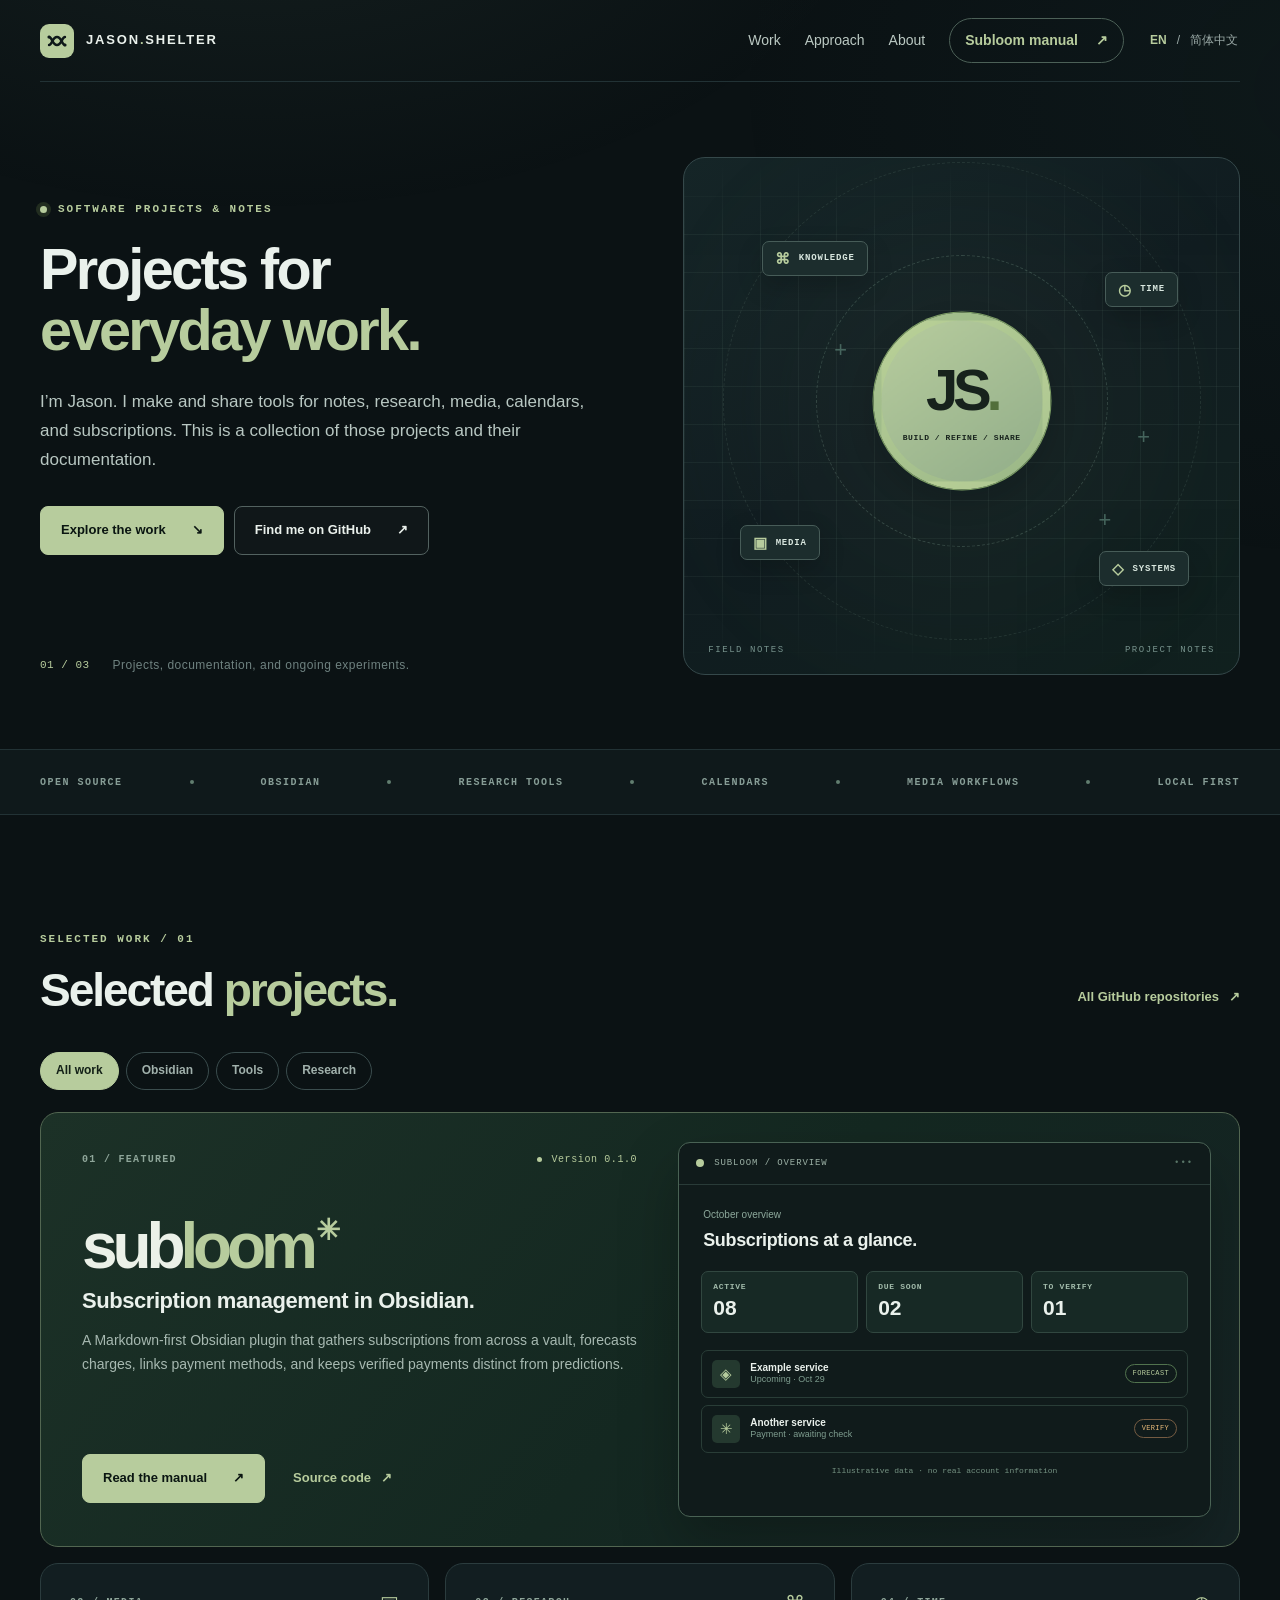
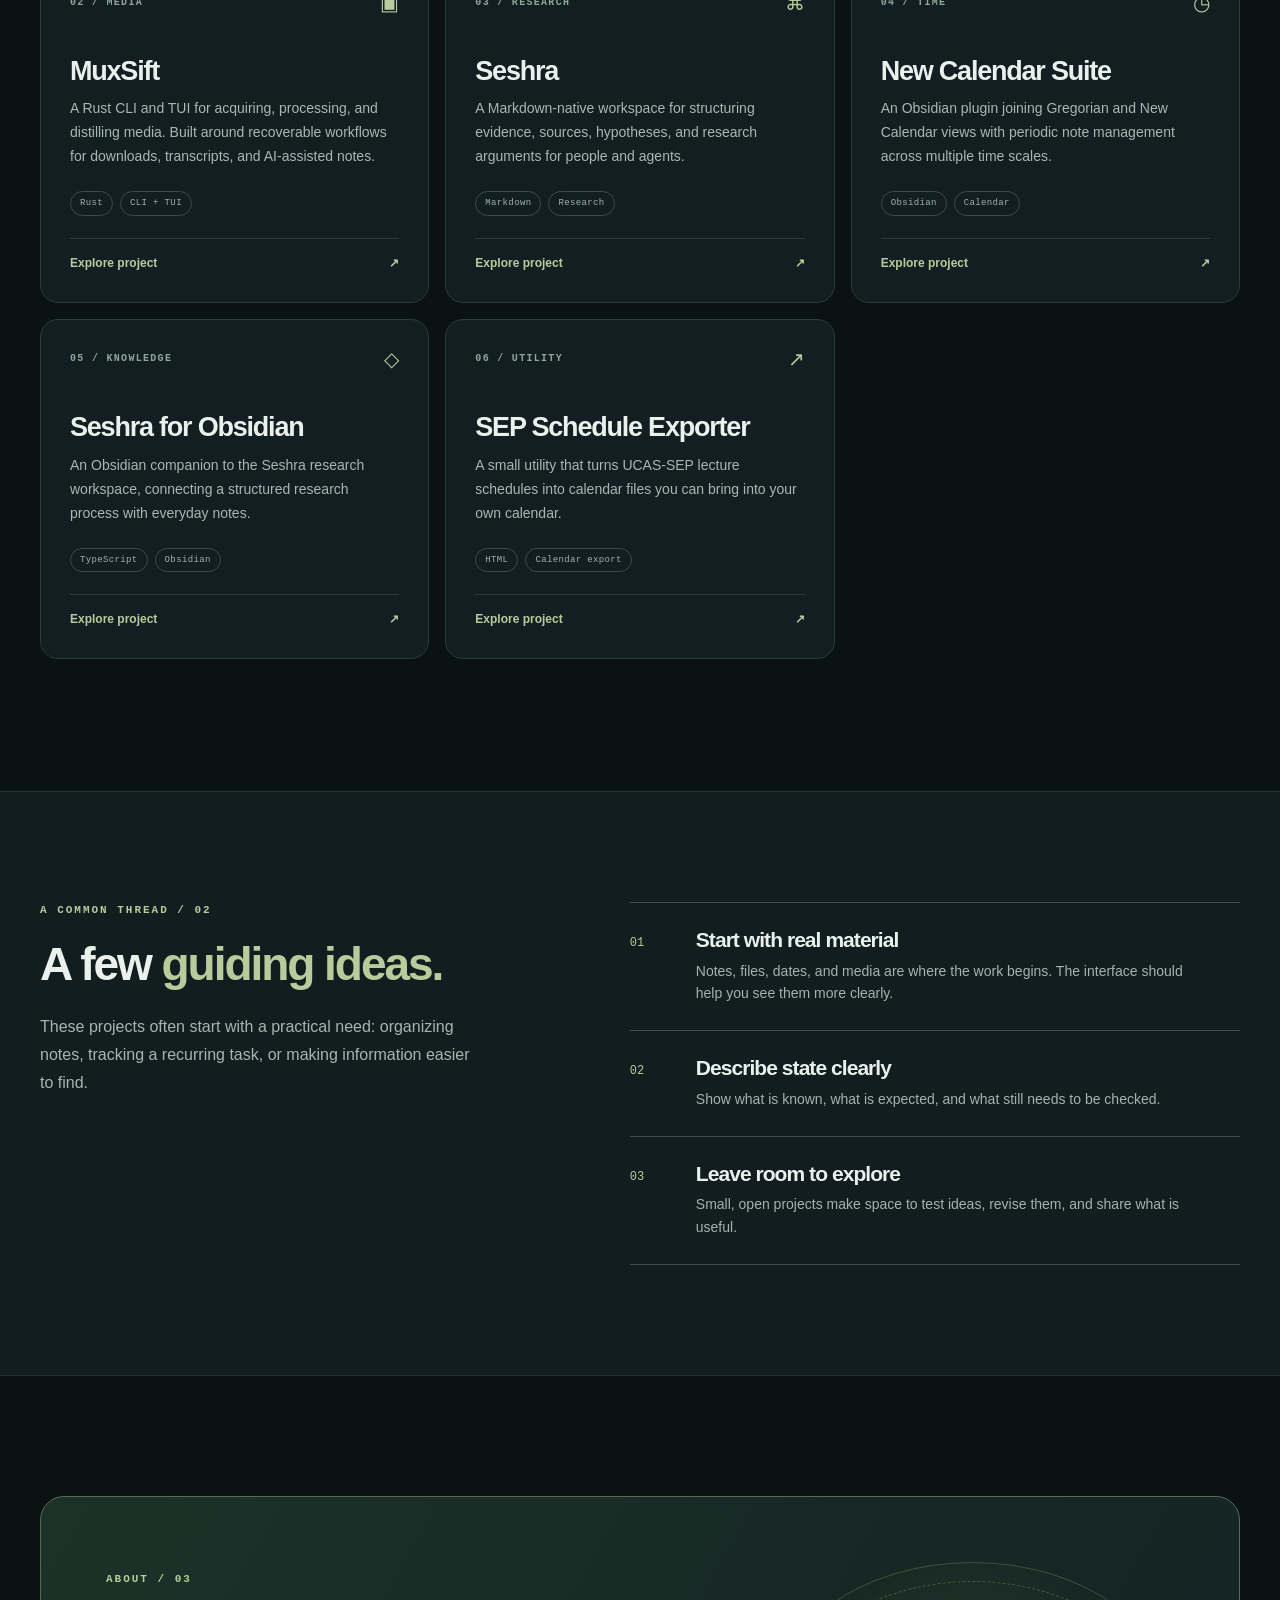
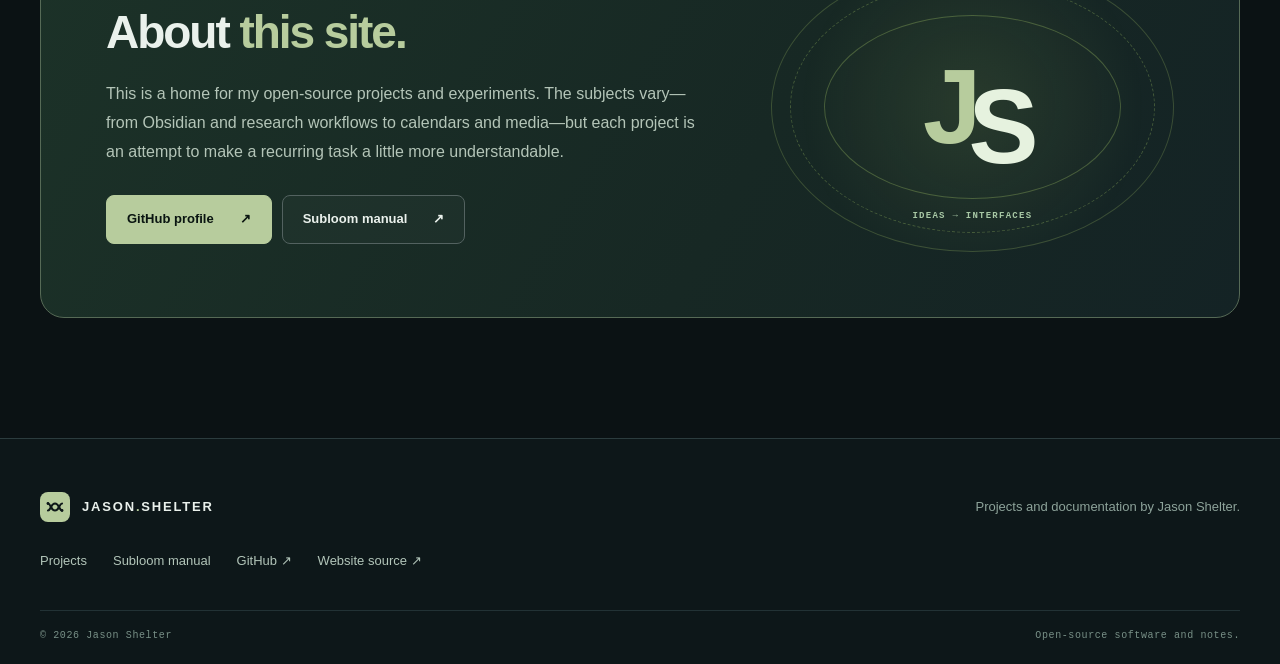
<file: index.html>
<!doctype html>
<html lang="en">
<head>
  <meta charset="utf-8">
  <meta name="viewport" content="width=device-width, initial-scale=1">
  <meta name="theme-color" content="#0b1214">
  <meta name="description" content="Jason Shelter builds thoughtful tools for knowledge, time, media, and everyday systems. Explore open-source projects including Subloom, Seshra, and MuxSift.">
  <meta property="og:type" content="website">
  <meta property="og:title" content="Jason Shelter — Projects and notes">
  <meta property="og:description" content="Open-source projects at the intersection of knowledge, time, media, and everyday systems.">
  <meta property="og:url" content="https://jasonshelter0.github.io/">
  <link rel="canonical" href="https://jasonshelter0.github.io/">
  <link rel="alternate" hreflang="en" href="https://jasonshelter0.github.io/">
  <link rel="alternate" hreflang="zh-CN" href="https://jasonshelter0.github.io/zh-cn/">
  <link rel="icon" href="/assets/mark.svg" type="image/svg+xml">
  <link rel="stylesheet" href="/assets/site.css">
  <script src="/assets/site.js" defer></script>
  <title>Jason Shelter — Projects and notes</title>
</head>
<body class="home-page">
  <a class="skip-link" href="#main">Skip to content</a>
  <div class="site-shell">
    <header class="site-header">
      <a class="brand" href="/" aria-label="Jason Shelter, homepage"><img src="/assets/mark.svg" width="34" height="34" alt=""><span>JASON<span class="brand-dot">.</span>SHELTER</span></a>
      <button class="nav-toggle" type="button" aria-controls="site-nav" aria-expanded="false" aria-label="Open navigation"><span></span><span></span></button>
      <nav class="nav" id="site-nav" aria-label="Main navigation">
        <a href="#work">Work</a><a href="#approach">Approach</a><a href="#about">About</a>
        <a class="nav-special" href="/subloom/">Subloom manual <span aria-hidden="true">↗</span></a>
        <span class="language-switch" aria-label="Language"><a href="/" lang="en" aria-current="page">EN</a><span aria-hidden="true">/</span><a href="/zh-cn/" lang="zh-CN">简体中文</a></span>
      </nav>
    </header>

    <main id="main">
      <section class="hero section-wrap" aria-labelledby="hero-title">
        <div class="hero-copy">
          <p class="eyebrow"><span class="signal-dot" aria-hidden="true"></span> Software projects &amp; notes</p>
          <h1 id="hero-title">Projects for<br><em>everyday work.</em></h1>
          <p class="hero-lede">I’m Jason. I make and share tools for notes, research, media, calendars, and subscriptions. This is a collection of those projects and their documentation.</p>
          <div class="hero-actions"><a class="button button-primary" href="#work">Explore the work <span aria-hidden="true">↘</span></a><a class="button button-secondary" href="https://github.com/jasonshelter0" target="_blank" rel="noopener noreferrer">Find me on GitHub <span aria-hidden="true">↗</span></a></div>
          <div class="hero-caption"><span class="mono">01 / 03</span><span>Projects, documentation, and ongoing experiments.</span></div>
        </div>
        <div class="hero-visual" role="img" aria-label="An abstract map connecting ideas about knowledge, time, media, and everyday systems">
          <div class="visual-grid"></div><div class="orbit orbit-one"></div><div class="orbit orbit-two"></div>
          <span class="visual-cross cross-a" aria-hidden="true">+</span><span class="visual-cross cross-b" aria-hidden="true">+</span><span class="visual-cross cross-c" aria-hidden="true">+</span>
          <div class="visual-core"><div class="visual-core-mark">JS<span>.</span></div><small>BUILD / REFINE / SHARE</small></div>
          <div class="visual-node node-knowledge"><span class="node-icon">⌘</span><span>KNOWLEDGE</span></div>
          <div class="visual-node node-time"><span class="node-icon">◷</span><span>TIME</span></div>
          <div class="visual-node node-media"><span class="node-icon">▣</span><span>MEDIA</span></div>
          <div class="visual-node node-systems"><span class="node-icon">◇</span><span>SYSTEMS</span></div>
          <div class="visual-index"><span>FIELD NOTES</span><span>PROJECT NOTES</span></div>
        </div>
      </section>

      <section class="ticker" aria-label="Areas of work"><div class="ticker-inner"><span>OPEN SOURCE</span><i aria-hidden="true"></i><span>OBSIDIAN</span><i aria-hidden="true"></i><span>RESEARCH TOOLS</span><i aria-hidden="true"></i><span>CALENDARS</span><i aria-hidden="true"></i><span>MEDIA WORKFLOWS</span><i aria-hidden="true"></i><span>LOCAL FIRST</span></div></section>

      <section class="work-section section-wrap" id="work" aria-labelledby="work-title">
        <div class="section-heading"><div><p class="eyebrow">Selected work / 01</p><h2 id="work-title">Selected <em>projects.</em></h2></div><a class="text-link" href="https://github.com/jasonshelter0?tab=repositories" target="_blank" rel="noopener noreferrer">All GitHub repositories <span aria-hidden="true">↗</span></a></div>
        <div class="filter-bar" role="group" aria-label="Filter projects"><button type="button" class="filter-button is-active" data-filter="all" aria-pressed="true">All work</button><button type="button" class="filter-button" data-filter="obsidian" aria-pressed="false">Obsidian</button><button type="button" class="filter-button" data-filter="tools" aria-pressed="false">Tools</button><button type="button" class="filter-button" data-filter="research" aria-pressed="false">Research</button></div>
        <div class="project-grid" id="project-grid">
          <article class="project-card project-featured" data-categories="obsidian tools">
            <div class="featured-copy"><div class="project-topline"><span class="project-number">01 / FEATURED</span><span class="project-state"><span class="signal-dot" aria-hidden="true"></span> Version 0.1.0</span></div><div class="project-wordmark">sub<span>loom</span><span class="wordmark-asterisk">✳</span></div><p class="project-kicker">Subscription management in Obsidian.</p><p class="project-description">A Markdown-first Obsidian plugin that gathers subscriptions from across a vault, forecasts charges, links payment methods, and keeps verified payments distinct from predictions.</p><div class="project-links"><a class="button button-primary" href="/subloom/">Read the manual <span aria-hidden="true">↗</span></a><a class="inline-link" href="https://github.com/jasonshelter0/obsidian-subloom" target="_blank" rel="noopener noreferrer">Source code <span aria-hidden="true">↗</span></a></div></div>
            <div class="featured-graphic" aria-label="Illustrative Subloom dashboard preview"><div class="graphic-top"><span class="graphic-dot"></span><span>SUBLOOM / OVERVIEW</span><span>•••</span></div><div class="graphic-header"><span>October overview</span><strong>Subscriptions at a glance.</strong></div><div class="graphic-stats"><div><small>ACTIVE</small><b>08</b></div><div><small>DUE SOON</small><b>02</b></div><div><small>TO VERIFY</small><b>01</b></div></div><div class="graphic-row"><span class="graphic-row-icon">◈</span><span><b>Example service</b><small>Upcoming · Oct 29</small></span><span class="graphic-pill">FORECAST</span></div><div class="graphic-row"><span class="graphic-row-icon">✳</span><span><b>Another service</b><small>Payment · awaiting check</small></span><span class="graphic-pill amber">VERIFY</span></div><p class="graphic-disclaimer">Illustrative data · no real account information</p></div>
          </article>
          <article class="project-card" data-categories="tools"><div class="project-topline"><span class="project-number">02 / MEDIA</span><span class="project-glyph" aria-hidden="true">▣</span></div><h3>MuxSift</h3><p class="project-description">A Rust CLI and TUI for acquiring, processing, and distilling media. Built around recoverable workflows for downloads, transcripts, and AI-assisted notes.</p><div class="project-meta"><span>Rust</span><span>CLI + TUI</span></div><a class="card-link" href="https://github.com/jasonshelter0/muxsift" target="_blank" rel="noopener noreferrer" aria-label="Explore MuxSift on GitHub">Explore project <span aria-hidden="true">↗</span></a></article>
          <article class="project-card" data-categories="research tools"><div class="project-topline"><span class="project-number">03 / RESEARCH</span><span class="project-glyph" aria-hidden="true">⌘</span></div><h3>Seshra</h3><p class="project-description">A Markdown-native workspace for structuring evidence, sources, hypotheses, and research arguments for people and agents.</p><div class="project-meta"><span>Markdown</span><span>Research</span></div><a class="card-link" href="https://github.com/jasonshelter0/seshra" target="_blank" rel="noopener noreferrer" aria-label="Explore Seshra on GitHub">Explore project <span aria-hidden="true">↗</span></a></article>
          <article class="project-card" data-categories="obsidian tools"><div class="project-topline"><span class="project-number">04 / TIME</span><span class="project-glyph" aria-hidden="true">◷</span></div><h3>New Calendar Suite</h3><p class="project-description">An Obsidian plugin joining Gregorian and New Calendar views with periodic note management across multiple time scales.</p><div class="project-meta"><span>Obsidian</span><span>Calendar</span></div><a class="card-link" href="https://github.com/jasonshelter0/obsidian-new-calendar-suite" target="_blank" rel="noopener noreferrer" aria-label="Explore New Calendar Suite on GitHub">Explore project <span aria-hidden="true">↗</span></a></article>
          <article class="project-card" data-categories="obsidian research"><div class="project-topline"><span class="project-number">05 / KNOWLEDGE</span><span class="project-glyph" aria-hidden="true">◇</span></div><h3>Seshra for Obsidian</h3><p class="project-description">An Obsidian companion to the Seshra research workspace, connecting a structured research process with everyday notes.</p><div class="project-meta"><span>TypeScript</span><span>Obsidian</span></div><a class="card-link" href="https://github.com/jasonshelter0/obsidian-seshra" target="_blank" rel="noopener noreferrer" aria-label="Explore Seshra for Obsidian on GitHub">Explore project <span aria-hidden="true">↗</span></a></article>
          <article class="project-card" data-categories="tools"><div class="project-topline"><span class="project-number">06 / UTILITY</span><span class="project-glyph" aria-hidden="true">↗</span></div><h3>SEP Schedule Exporter</h3><p class="project-description">A small utility that turns UCAS-SEP lecture schedules into calendar files you can bring into your own calendar.</p><div class="project-meta"><span>HTML</span><span>Calendar export</span></div><a class="card-link" href="https://github.com/jasonshelter0/ucas-sep-schedule-exporter" target="_blank" rel="noopener noreferrer" aria-label="Explore SEP Schedule Exporter on GitHub">Explore project <span aria-hidden="true">↗</span></a></article>
        </div>
        <p class="filter-empty" hidden>No projects in this view yet.</p>
      </section>

      <section class="approach-section" id="approach" aria-labelledby="approach-title"><div class="section-wrap approach-inner"><div class="approach-intro"><p class="eyebrow">A common thread / 02</p><h2 id="approach-title">A few <em>guiding ideas.</em></h2><p>These projects often start with a practical need: organizing notes, tracking a recurring task, or making information easier to find.</p></div><div class="principles"><div class="principle"><span class="principle-index">01</span><div><h3>Start with real material</h3><p>Notes, files, dates, and media are where the work begins. The interface should help you see them more clearly.</p></div></div><div class="principle"><span class="principle-index">02</span><div><h3>Describe state clearly</h3><p>Show what is known, what is expected, and what still needs to be checked.</p></div></div><div class="principle"><span class="principle-index">03</span><div><h3>Leave room to explore</h3><p>Small, open projects make space to test ideas, revise them, and share what is useful.</p></div></div></div></div></section>

      <section class="about-section section-wrap" id="about" aria-labelledby="about-title"><div class="about-card"><div><p class="eyebrow">About / 03</p><h2 id="about-title">About <em>this site.</em></h2><p>This is a home for my open-source projects and experiments. The subjects vary—from Obsidian and research workflows to calendars and media—but each project is an attempt to make a recurring task a little more understandable.</p><div class="about-actions"><a class="button button-primary" href="https://github.com/jasonshelter0" target="_blank" rel="noopener noreferrer">GitHub profile <span aria-hidden="true">↗</span></a><a class="button button-secondary" href="/subloom/">Subloom manual <span aria-hidden="true">↗</span></a></div></div><div class="about-mark" aria-hidden="true"><span>J</span><span>S</span><small>IDEAS → INTERFACES</small></div></div></section>
    </main>
    <footer class="site-footer"><div class="footer-main"><a class="brand" href="/"><img src="/assets/mark.svg" width="30" height="30" alt=""><span>JASON<span class="brand-dot">.</span>SHELTER</span></a><p>Projects and documentation by Jason Shelter.</p></div><div class="footer-links"><a href="#work">Projects</a><a href="/subloom/">Subloom manual</a><a href="https://github.com/jasonshelter0" target="_blank" rel="noopener noreferrer">GitHub ↗</a><a href="https://github.com/jasonshelter0/jasonshelter0.github.io">Website source ↗</a></div><div class="footer-bottom"><span>© <span data-year>2026</span> Jason Shelter</span><span>Open-source software and notes.</span></div></footer>
  </div>
</body>
</html>
</file>
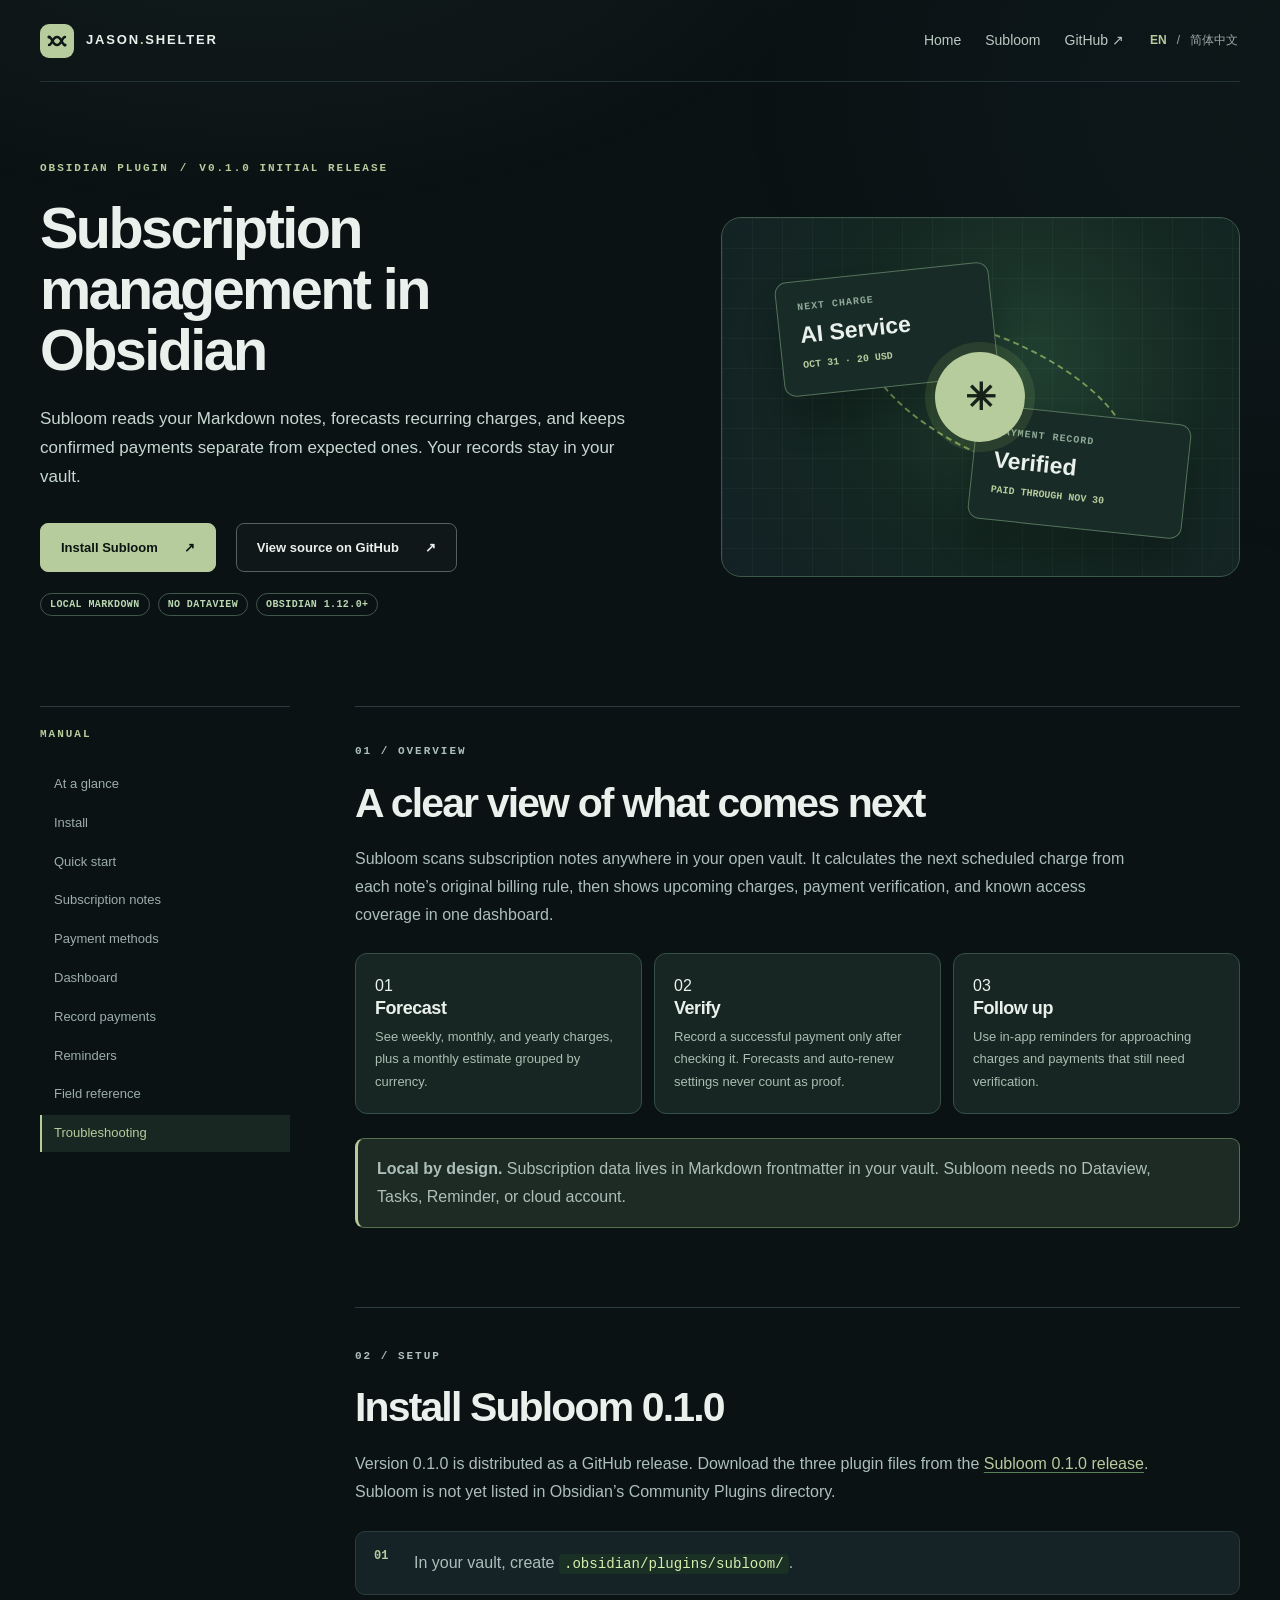
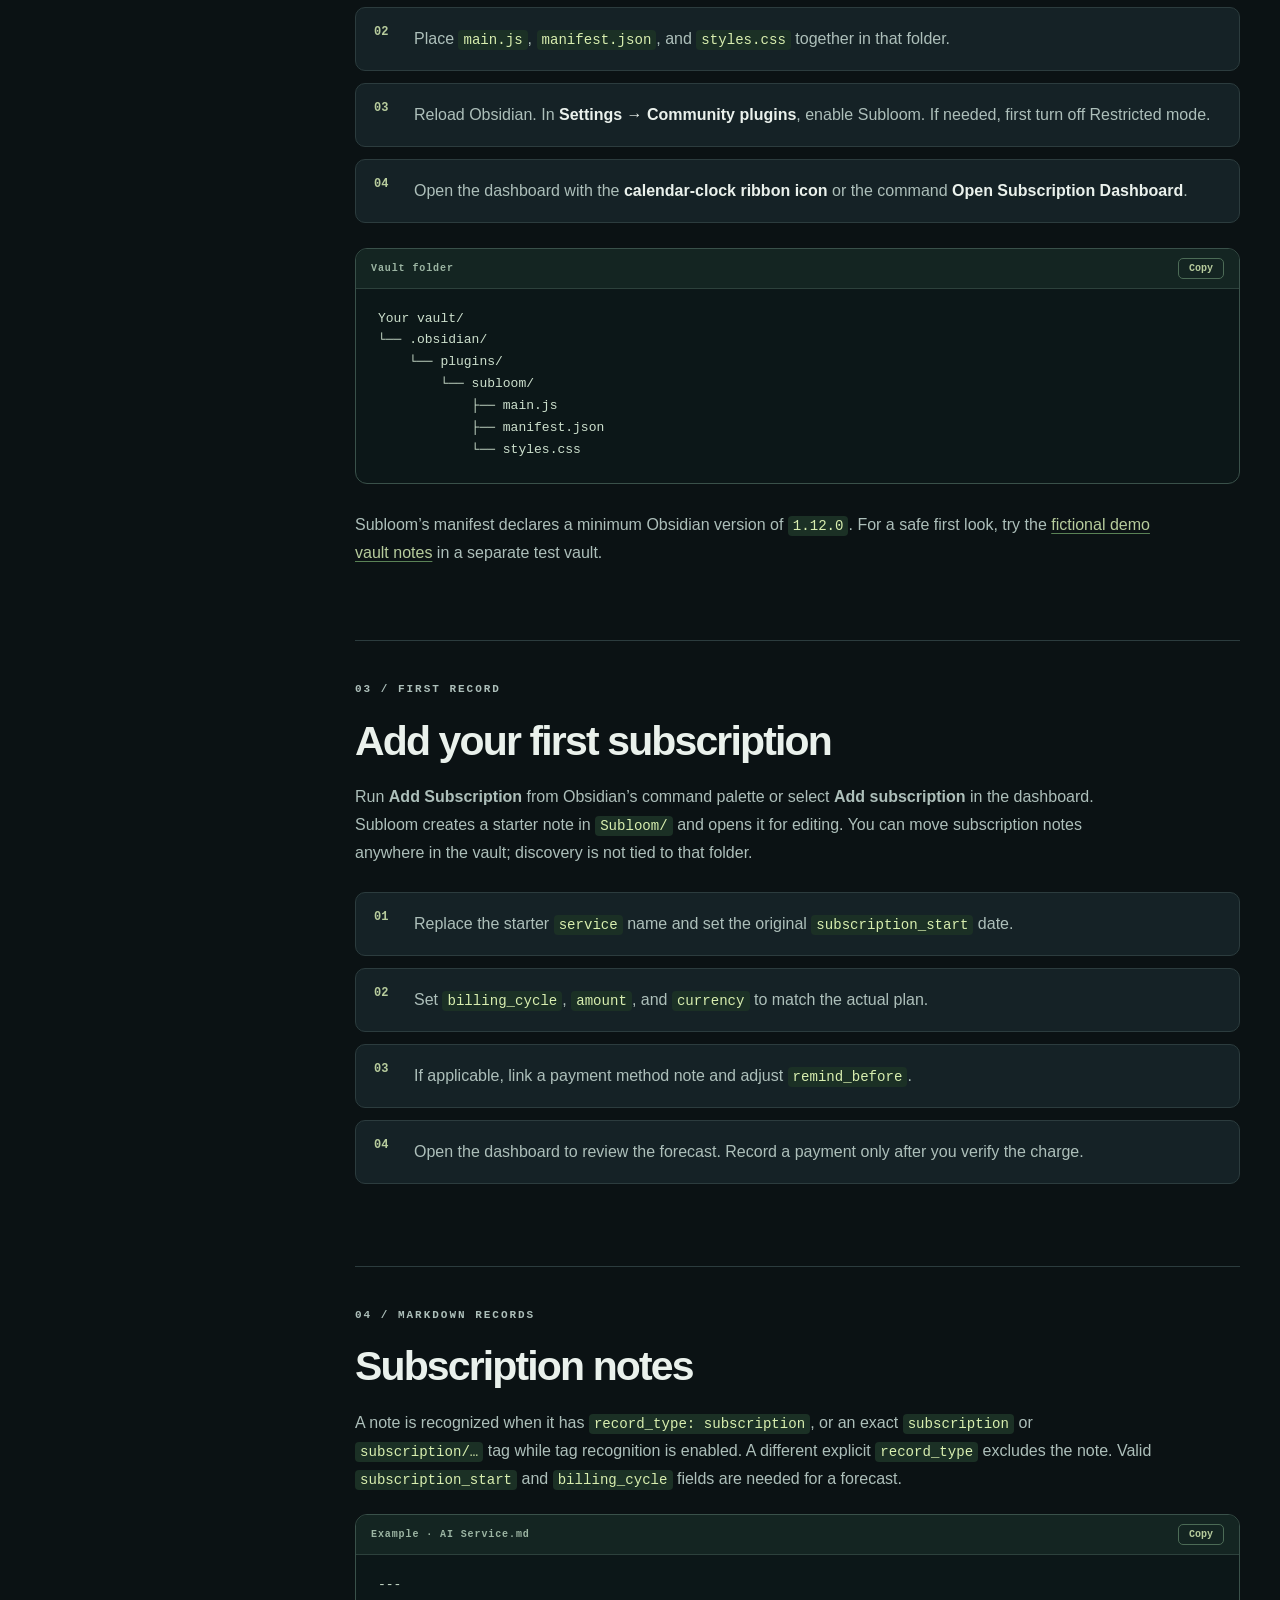
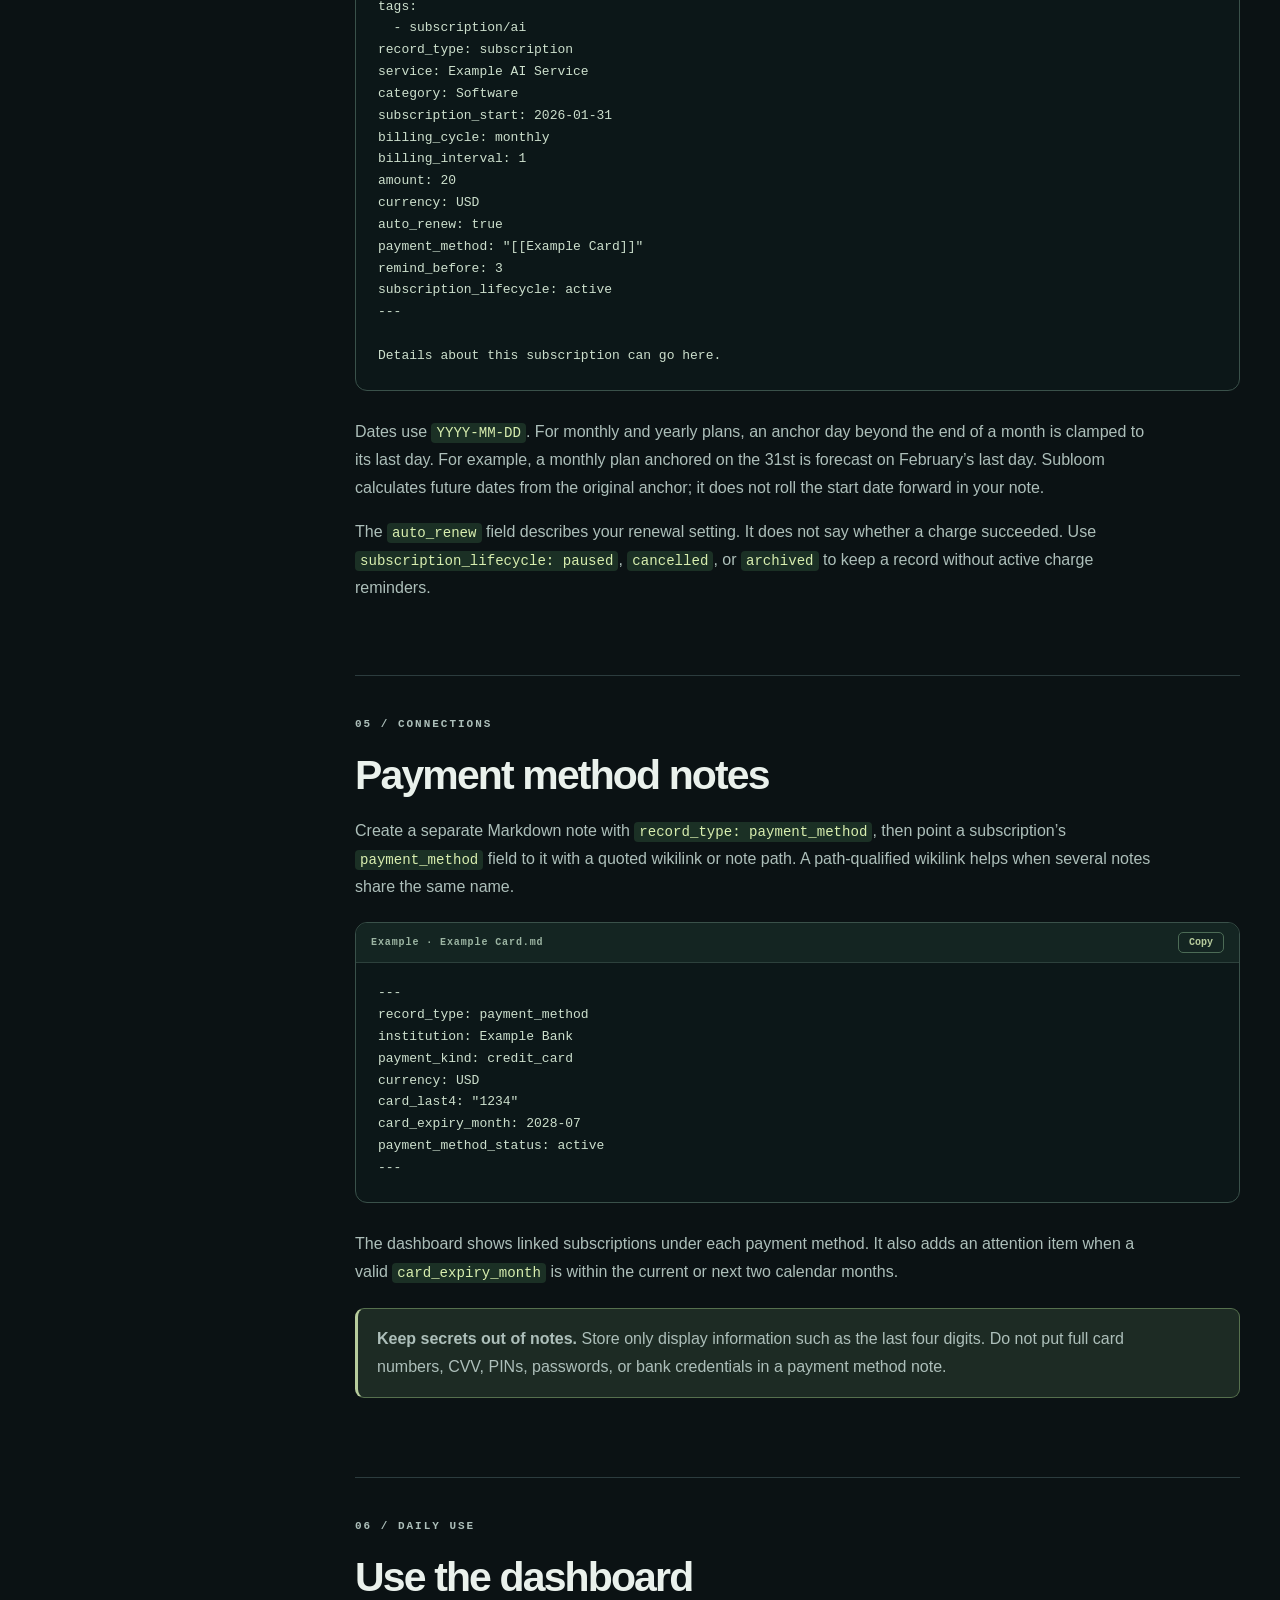
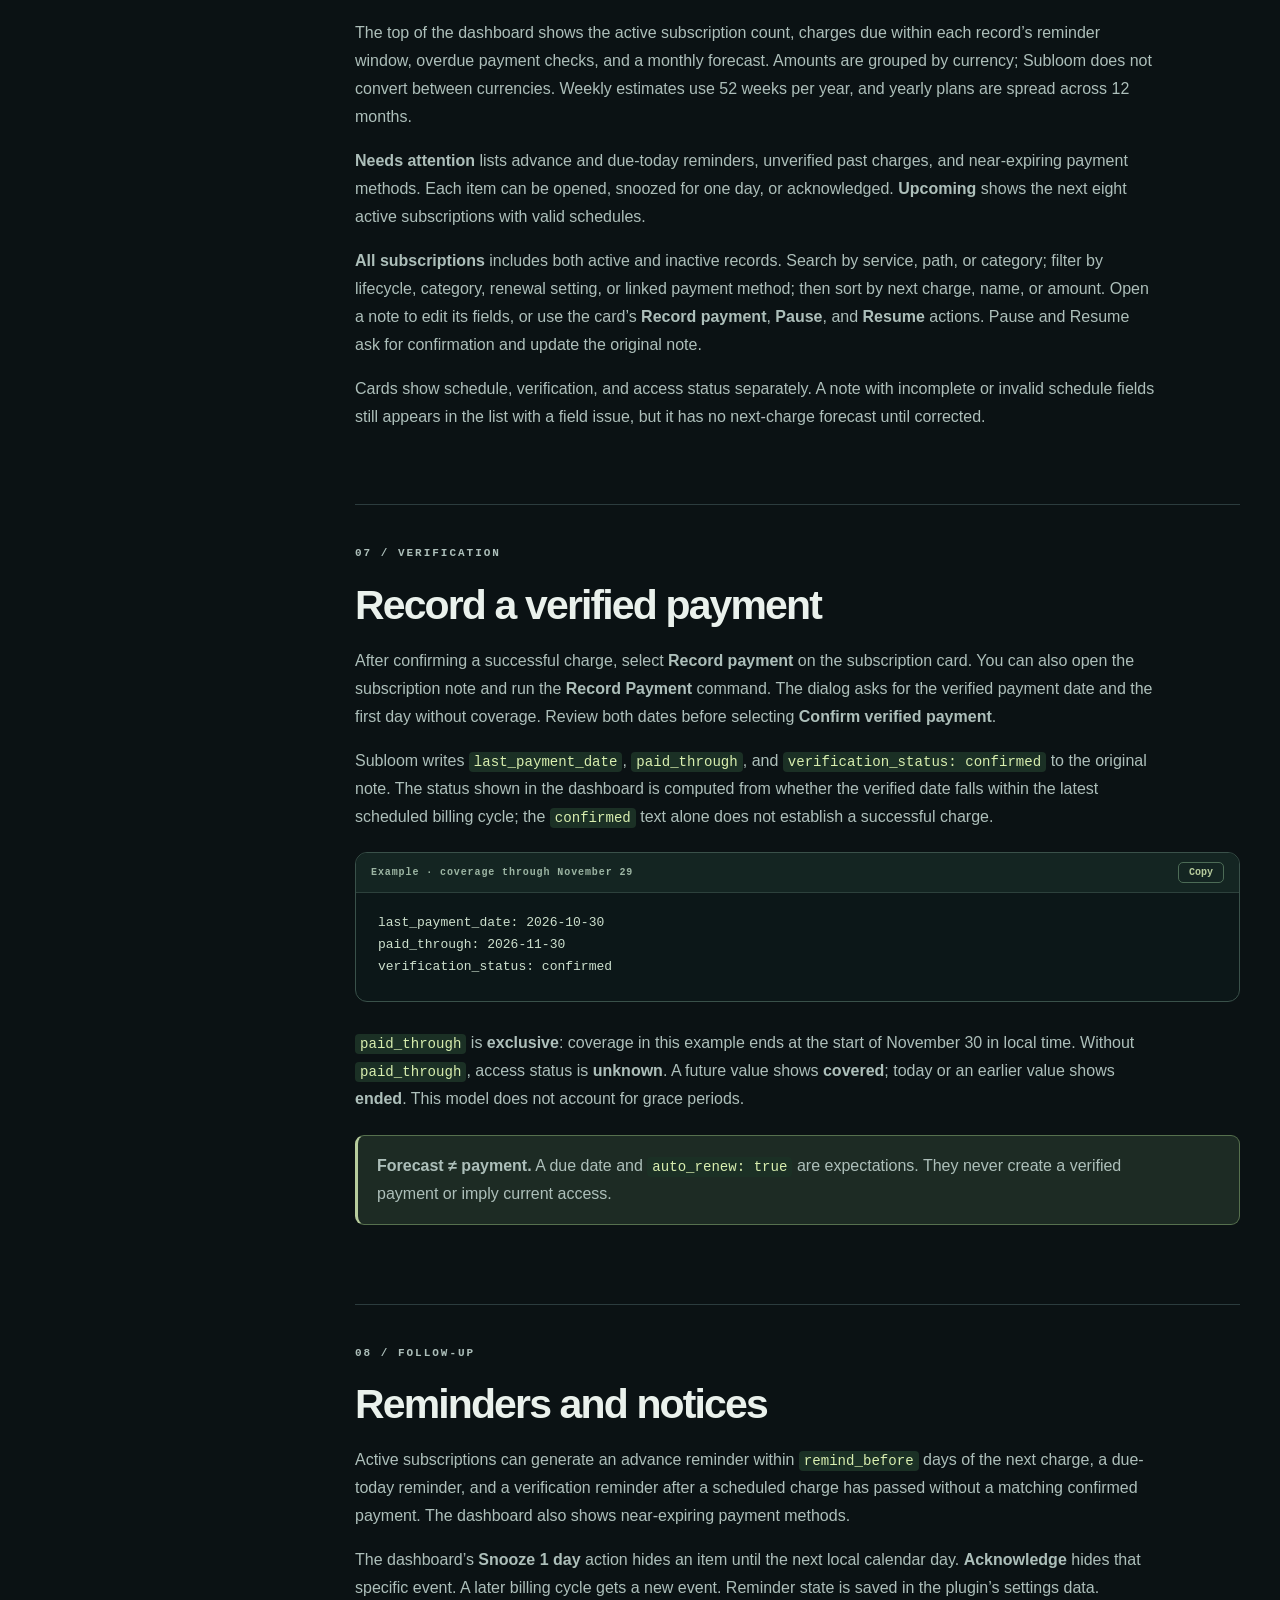
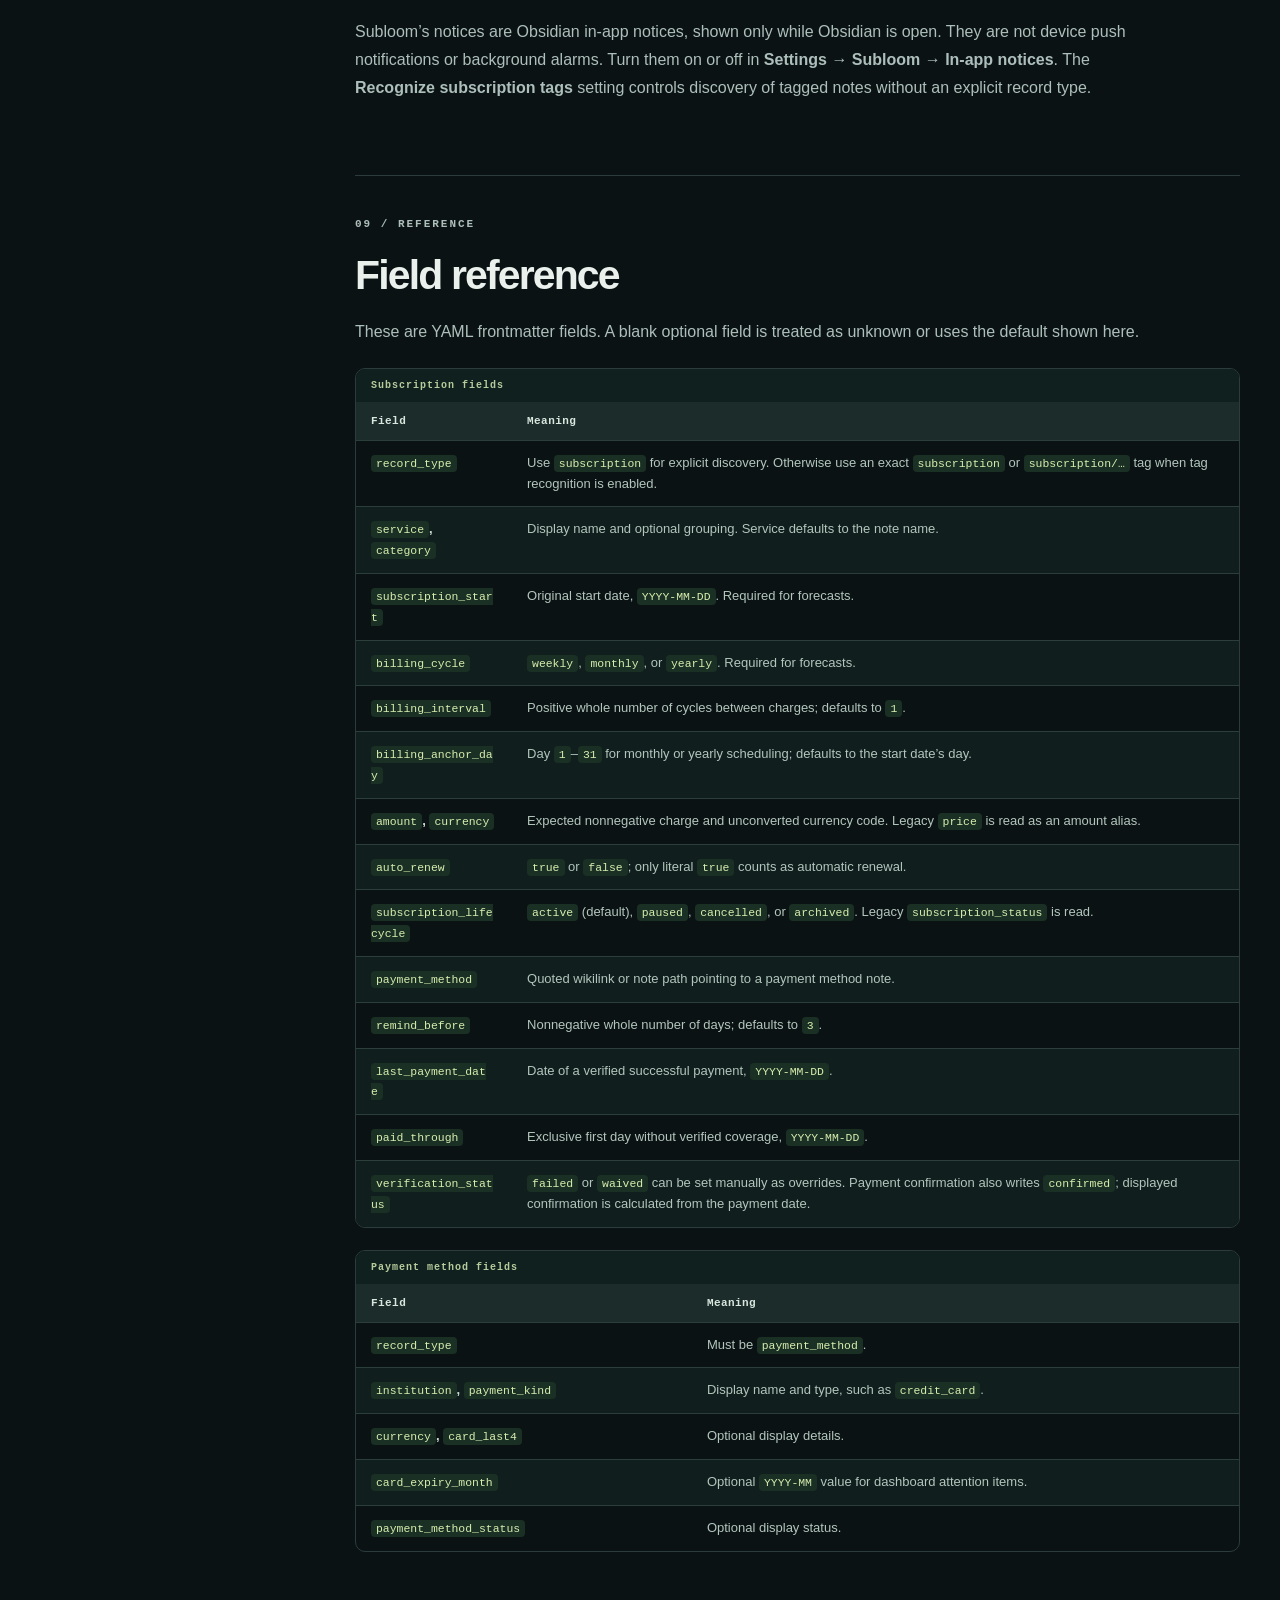
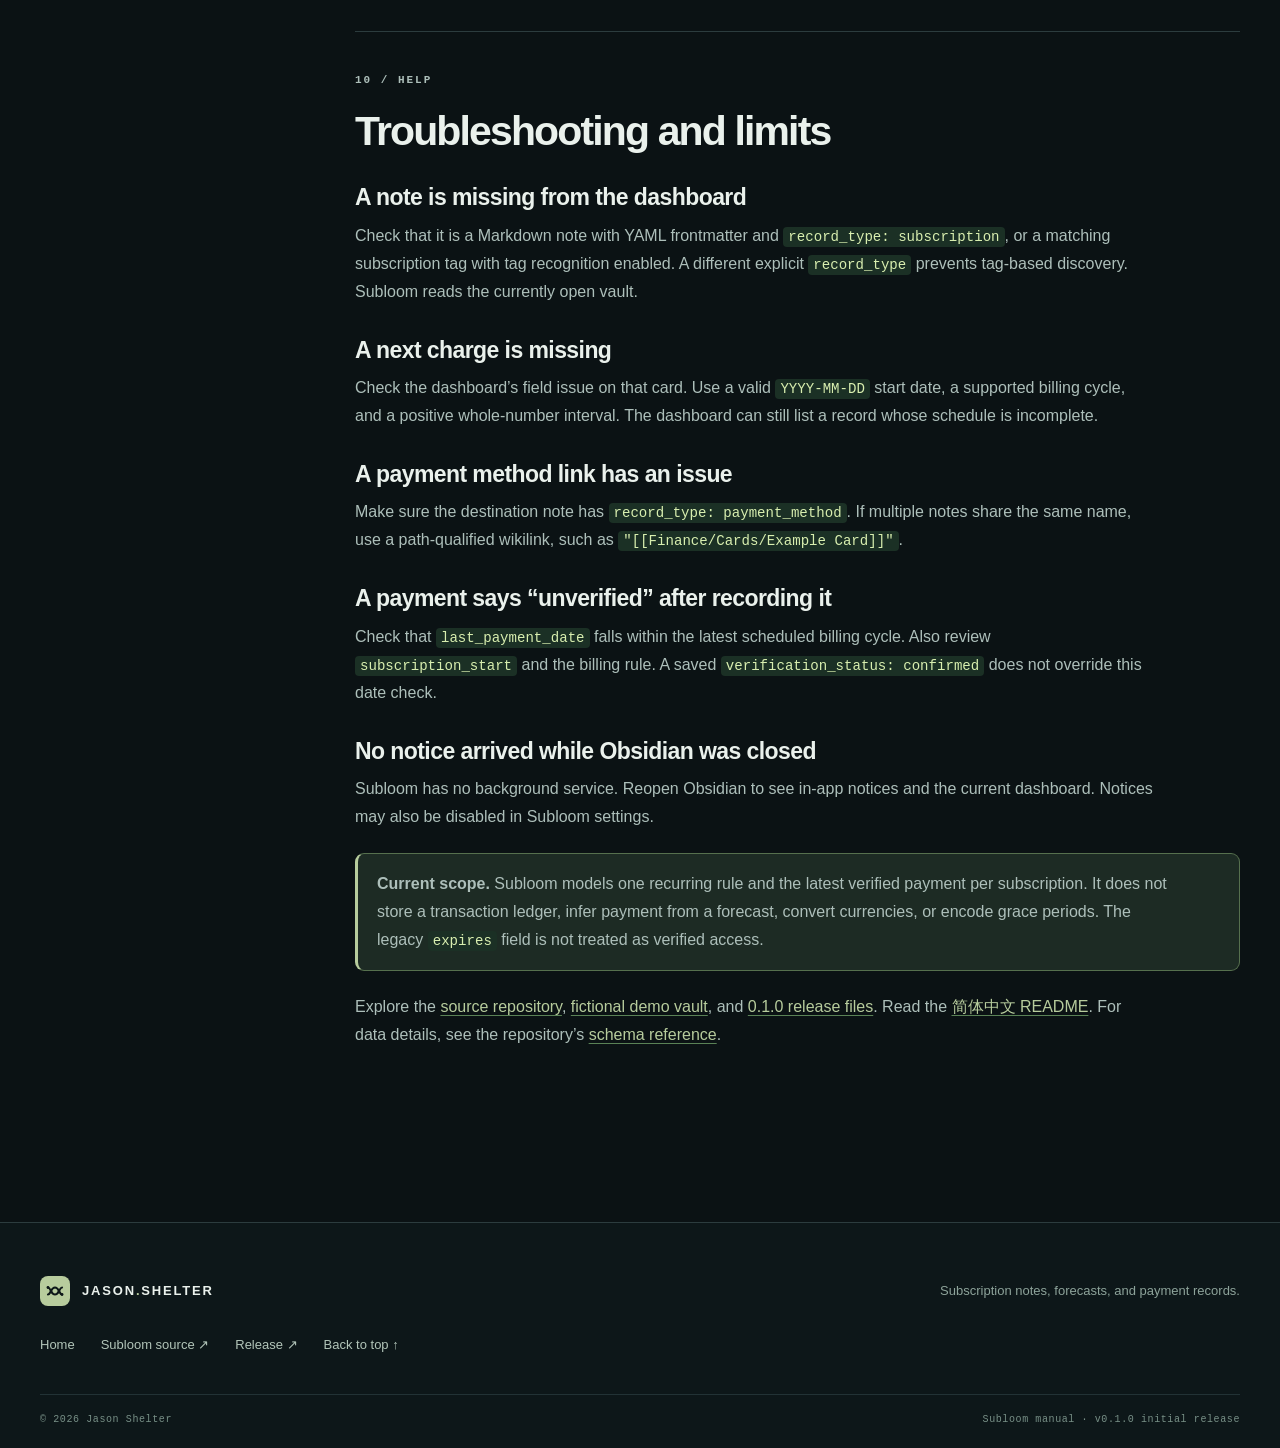
<file: subloom/index.html>
<!doctype html>
<html lang="en">
<head>
  <meta charset="utf-8">
  <meta name="viewport" content="width=device-width, initial-scale=1">
  <meta name="theme-color" content="#101b1c">
  <meta name="description" content="Subloom manual: organize subscription notes, forecast recurring charges, verify payments, and manage reminders in Obsidian.">
  <meta property="og:type" content="website">
  <meta property="og:title" content="Subloom Manual — Jason Shelter">
  <meta property="og:description" content="A practical guide to local, Markdown-first subscription forecasts and payment verification in Obsidian.">
  <meta property="og:url" content="https://jasonshelter0.github.io/subloom/">
  <link rel="canonical" href="https://jasonshelter0.github.io/subloom/">
  <link rel="alternate" hreflang="en" href="https://jasonshelter0.github.io/subloom/">
  <link rel="alternate" hreflang="zh-CN" href="https://jasonshelter0.github.io/zh-cn/subloom/">
  <link rel="alternate" hreflang="x-default" href="https://jasonshelter0.github.io/subloom/">
  <title>Subloom Manual — Jason Shelter</title>
  <link rel="icon" href="/assets/mark.svg" type="image/svg+xml">
  <link rel="stylesheet" href="/assets/site.css">
  <script src="/assets/site.js" defer></script>
</head>
<body class="docs-page">
  <a class="skip-link" href="#main">Skip to content</a>
  <div class="site-shell">
  <header class="site-header">
    <a class="brand" href="/" aria-label="Jason Shelter, home"><img src="/assets/mark.svg" width="34" height="34" alt=""><span>JASON<span class="brand-dot">.</span>SHELTER</span></a>
    <button class="nav-toggle" type="button" aria-label="Open navigation" aria-expanded="false" aria-controls="site-nav"><span></span><span></span><span></span></button>
    <nav class="nav" id="site-nav" aria-label="Main navigation">
      <a href="/">Home</a>
      <a href="/subloom/" aria-current="page">Subloom</a>
      <a href="https://github.com/jasonshelter0" target="_blank" rel="noopener noreferrer">GitHub <span aria-hidden="true">↗</span></a>
      <div class="language-switch" aria-label="Language"><a href="/subloom/" lang="en" hreflang="en" aria-current="page">EN</a><span aria-hidden="true">/</span><a href="/zh-cn/subloom/" lang="zh-CN" hreflang="zh-CN">简体中文</a></div>
    </nav>
  </header>

  <main id="main">
    <section class="docs-hero" aria-labelledby="manual-title">
      <div class="docs-hero-inner">
        <p class="eyebrow">Obsidian plugin <span aria-hidden="true">/</span> v0.1.0 initial release</p>
        <h1 id="manual-title">Subscription management in Obsidian</h1>
        <p class="docs-lead">Subloom reads your Markdown notes, forecasts recurring charges, and keeps confirmed payments separate from expected ones. Your records stay in your vault.</p>
        <div class="hero-actions">
          <a class="button button-primary" href="#install">Install Subloom <span aria-hidden="true">↗</span></a>
          <a class="button button-secondary" href="https://github.com/jasonshelter0/obsidian-subloom" target="_blank" rel="noopener noreferrer">View source on GitHub <span aria-hidden="true">↗</span></a>
        </div>
        <p class="page-meta"><span>LOCAL MARKDOWN</span><span>NO DATAVIEW</span><span>OBSIDIAN 1.12.0+</span></p>
      </div>
      <div class="docs-hero-art" aria-hidden="true">
        <div class="art-thread"></div>
        <div class="art-card art-card-one"><small>NEXT CHARGE</small><b>AI Service</b><span>OCT 31 · 20 USD</span></div>
        <div class="art-center">✳</div>
        <div class="art-card art-card-two"><small>PAYMENT RECORD</small><b>Verified</b><span>PAID THROUGH NOV 30</span></div>
      </div>
    </section>

    <div class="docs-layout">
      <aside class="docs-toc" aria-label="On this page">
        <nav aria-label="Manual sections">
          <p class="eyebrow">Manual</p>
          <a href="#overview">At a glance</a>
          <a href="#install">Install</a>
          <a href="#quick-start">Quick start</a>
          <a href="#subscription-notes">Subscription notes</a>
          <a href="#payment-methods">Payment methods</a>
          <a href="#dashboard">Dashboard</a>
          <a href="#payments">Record payments</a>
          <a href="#reminders">Reminders</a>
          <a href="#schema">Field reference</a>
          <a href="#troubleshooting">Troubleshooting</a>
        </nav>
      </aside>

      <div class="docs-content">
        <section class="doc-section" id="overview" aria-labelledby="overview-title">
          <p class="eyebrow">01 / Overview</p>
          <h2 id="overview-title">A clear view of what comes next</h2>
          <p>Subloom scans subscription notes anywhere in your open vault. It calculates the next scheduled charge from each note’s original billing rule, then shows upcoming charges, payment verification, and known access coverage in one dashboard.</p>
          <div class="feature-grid">
            <article class="feature-card"><span aria-hidden="true">01</span><h3>Forecast</h3><p>See weekly, monthly, and yearly charges, plus a monthly estimate grouped by currency.</p></article>
            <article class="feature-card"><span aria-hidden="true">02</span><h3>Verify</h3><p>Record a successful payment only after checking it. Forecasts and auto-renew settings never count as proof.</p></article>
            <article class="feature-card"><span aria-hidden="true">03</span><h3>Follow up</h3><p>Use in-app reminders for approaching charges and payments that still need verification.</p></article>
          </div>
          <div class="info-callout"><p><strong>Local by design.</strong> Subscription data lives in Markdown frontmatter in your vault. Subloom needs no Dataview, Tasks, Reminder, or cloud account.</p></div>
        </section>

        <section class="doc-section" id="install" aria-labelledby="install-title">
          <p class="eyebrow">02 / Setup</p>
          <h2 id="install-title">Install Subloom 0.1.0</h2>
          <p>Version 0.1.0 is distributed as a GitHub release. Download the three plugin files from the <a href="https://github.com/jasonshelter0/obsidian-subloom/releases/tag/0.1.0">Subloom 0.1.0 release</a>. Subloom is not yet listed in Obsidian’s Community Plugins directory.</p>
          <ol class="steps">
            <li>In your vault, create <code>.obsidian/plugins/subloom/</code>.</li>
            <li>Place <code>main.js</code>, <code>manifest.json</code>, and <code>styles.css</code> together in that folder.</li>
            <li>Reload Obsidian. In <strong>Settings → Community plugins</strong>, enable Subloom. If needed, first turn off Restricted mode.</li>
            <li>Open the dashboard with the <strong>calendar-clock ribbon icon</strong> or the command <strong>Open Subscription Dashboard</strong>.</li>
          </ol>
          <div class="code-panel"><div class="code-panel-header"><span>Vault folder</span><button class="copy-button" type="button" aria-label="Copy vault folder layout">Copy</button></div><pre><code>Your vault/
└── .obsidian/
    └── plugins/
        └── subloom/
            ├── main.js
            ├── manifest.json
            └── styles.css</code></pre></div>
          <p>Subloom’s manifest declares a minimum Obsidian version of <code>1.12.0</code>. For a safe first look, try the <a href="https://github.com/jasonshelter0/obsidian-subloom/tree/main/sample-vault">fictional demo vault notes</a> in a separate test vault.</p>
        </section>

        <section class="doc-section" id="quick-start" aria-labelledby="start-title">
          <p class="eyebrow">03 / First record</p>
          <h2 id="start-title">Add your first subscription</h2>
          <p>Run <strong>Add Subscription</strong> from Obsidian’s command palette or select <strong>Add subscription</strong> in the dashboard. Subloom creates a starter note in <code>Subloom/</code> and opens it for editing. You can move subscription notes anywhere in the vault; discovery is not tied to that folder.</p>
          <ol class="steps">
            <li>Replace the starter <code>service</code> name and set the original <code>subscription_start</code> date.</li>
            <li>Set <code>billing_cycle</code>, <code>amount</code>, and <code>currency</code> to match the actual plan.</li>
            <li>If applicable, link a payment method note and adjust <code>remind_before</code>.</li>
            <li>Open the dashboard to review the forecast. Record a payment only after you verify the charge.</li>
          </ol>
        </section>

        <section class="doc-section" id="subscription-notes" aria-labelledby="notes-title">
          <p class="eyebrow">04 / Markdown records</p>
          <h2 id="notes-title">Subscription notes</h2>
          <p>A note is recognized when it has <code>record_type: subscription</code>, or an exact <code>subscription</code> or <code>subscription/…</code> tag while tag recognition is enabled. A different explicit <code>record_type</code> excludes the note. Valid <code>subscription_start</code> and <code>billing_cycle</code> fields are needed for a forecast.</p>
          <div class="code-panel"><div class="code-panel-header"><span>Example · AI Service.md</span><button class="copy-button" type="button" aria-label="Copy subscription example">Copy</button></div><pre><code>---
tags:
  - subscription/ai
record_type: subscription
service: Example AI Service
category: Software
subscription_start: 2026-01-31
billing_cycle: monthly
billing_interval: 1
amount: 20
currency: USD
auto_renew: true
payment_method: "[[Example Card]]"
remind_before: 3
subscription_lifecycle: active
---

Details about this subscription can go here.</code></pre></div>
          <p>Dates use <code>YYYY-MM-DD</code>. For monthly and yearly plans, an anchor day beyond the end of a month is clamped to its last day. For example, a monthly plan anchored on the 31st is forecast on February’s last day. Subloom calculates future dates from the original anchor; it does not roll the start date forward in your note.</p>
          <p>The <code>auto_renew</code> field describes your renewal setting. It does not say whether a charge succeeded. Use <code>subscription_lifecycle: paused</code>, <code>cancelled</code>, or <code>archived</code> to keep a record without active charge reminders.</p>
        </section>

        <section class="doc-section" id="payment-methods" aria-labelledby="methods-title">
          <p class="eyebrow">05 / Connections</p>
          <h2 id="methods-title">Payment method notes</h2>
          <p>Create a separate Markdown note with <code>record_type: payment_method</code>, then point a subscription’s <code>payment_method</code> field to it with a quoted wikilink or note path. A path-qualified wikilink helps when several notes share the same name.</p>
          <div class="code-panel"><div class="code-panel-header"><span>Example · Example Card.md</span><button class="copy-button" type="button" aria-label="Copy payment method example">Copy</button></div><pre><code>---
record_type: payment_method
institution: Example Bank
payment_kind: credit_card
currency: USD
card_last4: "1234"
card_expiry_month: 2028-07
payment_method_status: active
---</code></pre></div>
          <p>The dashboard shows linked subscriptions under each payment method. It also adds an attention item when a valid <code>card_expiry_month</code> is within the current or next two calendar months.</p>
          <div class="info-callout"><p><strong>Keep secrets out of notes.</strong> Store only display information such as the last four digits. Do not put full card numbers, CVV, PINs, passwords, or bank credentials in a payment method note.</p></div>
        </section>

        <section class="doc-section" id="dashboard" aria-labelledby="dashboard-title">
          <p class="eyebrow">06 / Daily use</p>
          <h2 id="dashboard-title">Use the dashboard</h2>
          <p>The top of the dashboard shows the active subscription count, charges due within each record’s reminder window, overdue payment checks, and a monthly forecast. Amounts are grouped by currency; Subloom does not convert between currencies. Weekly estimates use 52 weeks per year, and yearly plans are spread across 12 months.</p>
          <p><strong>Needs attention</strong> lists advance and due-today reminders, unverified past charges, and near-expiring payment methods. Each item can be opened, snoozed for one day, or acknowledged. <strong>Upcoming</strong> shows the next eight active subscriptions with valid schedules.</p>
          <p><strong>All subscriptions</strong> includes both active and inactive records. Search by service, path, or category; filter by lifecycle, category, renewal setting, or linked payment method; then sort by next charge, name, or amount. Open a note to edit its fields, or use the card’s <strong>Record payment</strong>, <strong>Pause</strong>, and <strong>Resume</strong> actions. Pause and Resume ask for confirmation and update the original note.</p>
          <p>Cards show schedule, verification, and access status separately. A note with incomplete or invalid schedule fields still appears in the list with a field issue, but it has no next-charge forecast until corrected.</p>
        </section>

        <section class="doc-section" id="payments" aria-labelledby="payments-title">
          <p class="eyebrow">07 / Verification</p>
          <h2 id="payments-title">Record a verified payment</h2>
          <p>After confirming a successful charge, select <strong>Record payment</strong> on the subscription card. You can also open the subscription note and run the <strong>Record Payment</strong> command. The dialog asks for the verified payment date and the first day without coverage. Review both dates before selecting <strong>Confirm verified payment</strong>.</p>
          <p>Subloom writes <code>last_payment_date</code>, <code>paid_through</code>, and <code>verification_status: confirmed</code> to the original note. The status shown in the dashboard is computed from whether the verified date falls within the latest scheduled billing cycle; the <code>confirmed</code> text alone does not establish a successful charge.</p>
          <div class="code-panel"><div class="code-panel-header"><span>Example · coverage through November 29</span><button class="copy-button" type="button" aria-label="Copy payment verification example">Copy</button></div><pre><code>last_payment_date: 2026-10-30
paid_through: 2026-11-30
verification_status: confirmed</code></pre></div>
          <p><code>paid_through</code> is <strong>exclusive</strong>: coverage in this example ends at the start of November 30 in local time. Without <code>paid_through</code>, access status is <strong>unknown</strong>. A future value shows <strong>covered</strong>; today or an earlier value shows <strong>ended</strong>. This model does not account for grace periods.</p>
          <div class="info-callout"><p><strong>Forecast ≠ payment.</strong> A due date and <code>auto_renew: true</code> are expectations. They never create a verified payment or imply current access.</p></div>
        </section>

        <section class="doc-section" id="reminders" aria-labelledby="reminders-title">
          <p class="eyebrow">08 / Follow-up</p>
          <h2 id="reminders-title">Reminders and notices</h2>
          <p>Active subscriptions can generate an advance reminder within <code>remind_before</code> days of the next charge, a due-today reminder, and a verification reminder after a scheduled charge has passed without a matching confirmed payment. The dashboard also shows near-expiring payment methods.</p>
          <p>The dashboard’s <strong>Snooze 1 day</strong> action hides an item until the next local calendar day. <strong>Acknowledge</strong> hides that specific event. A later billing cycle gets a new event. Reminder state is saved in the plugin’s settings data.</p>
          <p>Subloom’s notices are Obsidian in-app notices, shown only while Obsidian is open. They are not device push notifications or background alarms. Turn them on or off in <strong>Settings → Subloom → In-app notices</strong>. The <strong>Recognize subscription tags</strong> setting controls discovery of tagged notes without an explicit record type.</p>
        </section>

        <section class="doc-section" id="schema" aria-labelledby="schema-title">
          <p class="eyebrow">09 / Reference</p>
          <h2 id="schema-title">Field reference</h2>
          <p>These are YAML frontmatter fields. A blank optional field is treated as unknown or uses the default shown here.</p>
          <div class="doc-table-wrap"><table class="doc-table"><caption>Subscription fields</caption><thead><tr><th scope="col">Field</th><th scope="col">Meaning</th></tr></thead><tbody>
            <tr><th scope="row"><code>record_type</code></th><td>Use <code>subscription</code> for explicit discovery. Otherwise use an exact <code>subscription</code> or <code>subscription/…</code> tag when tag recognition is enabled.</td></tr>
            <tr><th scope="row"><code>service</code>, <code>category</code></th><td>Display name and optional grouping. Service defaults to the note name.</td></tr>
            <tr><th scope="row"><code>subscription_start</code></th><td>Original start date, <code>YYYY-MM-DD</code>. Required for forecasts.</td></tr>
            <tr><th scope="row"><code>billing_cycle</code></th><td><code>weekly</code>, <code>monthly</code>, or <code>yearly</code>. Required for forecasts.</td></tr>
            <tr><th scope="row"><code>billing_interval</code></th><td>Positive whole number of cycles between charges; defaults to <code>1</code>.</td></tr>
            <tr><th scope="row"><code>billing_anchor_day</code></th><td>Day <code>1</code>–<code>31</code> for monthly or yearly scheduling; defaults to the start date’s day.</td></tr>
            <tr><th scope="row"><code>amount</code>, <code>currency</code></th><td>Expected nonnegative charge and unconverted currency code. Legacy <code>price</code> is read as an amount alias.</td></tr>
            <tr><th scope="row"><code>auto_renew</code></th><td><code>true</code> or <code>false</code>; only literal <code>true</code> counts as automatic renewal.</td></tr>
            <tr><th scope="row"><code>subscription_lifecycle</code></th><td><code>active</code> (default), <code>paused</code>, <code>cancelled</code>, or <code>archived</code>. Legacy <code>subscription_status</code> is read.</td></tr>
            <tr><th scope="row"><code>payment_method</code></th><td>Quoted wikilink or note path pointing to a payment method note.</td></tr>
            <tr><th scope="row"><code>remind_before</code></th><td>Nonnegative whole number of days; defaults to <code>3</code>.</td></tr>
            <tr><th scope="row"><code>last_payment_date</code></th><td>Date of a verified successful payment, <code>YYYY-MM-DD</code>.</td></tr>
            <tr><th scope="row"><code>paid_through</code></th><td>Exclusive first day without verified coverage, <code>YYYY-MM-DD</code>.</td></tr>
            <tr><th scope="row"><code>verification_status</code></th><td><code>failed</code> or <code>waived</code> can be set manually as overrides. Payment confirmation also writes <code>confirmed</code>; displayed confirmation is calculated from the payment date.</td></tr>
          </tbody></table></div>
          <div class="doc-table-wrap"><table class="doc-table"><caption>Payment method fields</caption><thead><tr><th scope="col">Field</th><th scope="col">Meaning</th></tr></thead><tbody>
            <tr><th scope="row"><code>record_type</code></th><td>Must be <code>payment_method</code>.</td></tr>
            <tr><th scope="row"><code>institution</code>, <code>payment_kind</code></th><td>Display name and type, such as <code>credit_card</code>.</td></tr>
            <tr><th scope="row"><code>currency</code>, <code>card_last4</code></th><td>Optional display details.</td></tr>
            <tr><th scope="row"><code>card_expiry_month</code></th><td>Optional <code>YYYY-MM</code> value for dashboard attention items.</td></tr>
            <tr><th scope="row"><code>payment_method_status</code></th><td>Optional display status.</td></tr>
          </tbody></table></div>
        </section>

        <section class="doc-section" id="troubleshooting" aria-labelledby="troubleshooting-title">
          <p class="eyebrow">10 / Help</p>
          <h2 id="troubleshooting-title">Troubleshooting and limits</h2>
          <h3>A note is missing from the dashboard</h3>
          <p>Check that it is a Markdown note with YAML frontmatter and <code>record_type: subscription</code>, or a matching subscription tag with tag recognition enabled. A different explicit <code>record_type</code> prevents tag-based discovery. Subloom reads the currently open vault.</p>
          <h3>A next charge is missing</h3>
          <p>Check the dashboard’s field issue on that card. Use a valid <code>YYYY-MM-DD</code> start date, a supported billing cycle, and a positive whole-number interval. The dashboard can still list a record whose schedule is incomplete.</p>
          <h3>A payment method link has an issue</h3>
          <p>Make sure the destination note has <code>record_type: payment_method</code>. If multiple notes share the same name, use a path-qualified wikilink, such as <code>"[[Finance/Cards/Example Card]]"</code>.</p>
          <h3>A payment says “unverified” after recording it</h3>
          <p>Check that <code>last_payment_date</code> falls within the latest scheduled billing cycle. Also review <code>subscription_start</code> and the billing rule. A saved <code>verification_status: confirmed</code> does not override this date check.</p>
          <h3>No notice arrived while Obsidian was closed</h3>
          <p>Subloom has no background service. Reopen Obsidian to see in-app notices and the current dashboard. Notices may also be disabled in Subloom settings.</p>
          <div class="info-callout"><p><strong>Current scope.</strong> Subloom models one recurring rule and the latest verified payment per subscription. It does not store a transaction ledger, infer payment from a forecast, convert currencies, or encode grace periods. The legacy <code>expires</code> field is not treated as verified access.</p></div>
          <p>Explore the <a href="https://github.com/jasonshelter0/obsidian-subloom">source repository</a>, <a href="https://github.com/jasonshelter0/obsidian-subloom/tree/main/sample-vault">fictional demo vault</a>, and <a href="https://github.com/jasonshelter0/obsidian-subloom/releases/tag/0.1.0">0.1.0 release files</a>. Read the <a href="https://github.com/jasonshelter0/obsidian-subloom/blob/main/README.zh-CN.md" lang="zh-CN">简体中文 README</a>. For data details, see the repository’s <a href="https://github.com/jasonshelter0/obsidian-subloom/blob/main/docs/DATA_SCHEMA.md">schema reference</a>.</p>
        </section>
      </div>
    </div>
  </main>

  <footer class="site-footer">
    <div class="footer-main"><a class="brand" href="/"><img src="/assets/mark.svg" width="30" height="30" alt=""><span>JASON<span class="brand-dot">.</span>SHELTER</span></a><p>Subscription notes, forecasts, and payment records.</p></div>
    <div class="footer-links"><a href="/">Home</a><a href="https://github.com/jasonshelter0/obsidian-subloom" target="_blank" rel="noopener noreferrer">Subloom source ↗</a><a href="https://github.com/jasonshelter0/obsidian-subloom/releases/tag/0.1.0">Release ↗</a><a href="#main">Back to top ↑</a></div>
    <div class="footer-bottom"><span>© <span data-year>2026</span> Jason Shelter</span><span>Subloom manual · v0.1.0 initial release</span></div>
  </footer>
  </div>
</body>
</html>
</file>
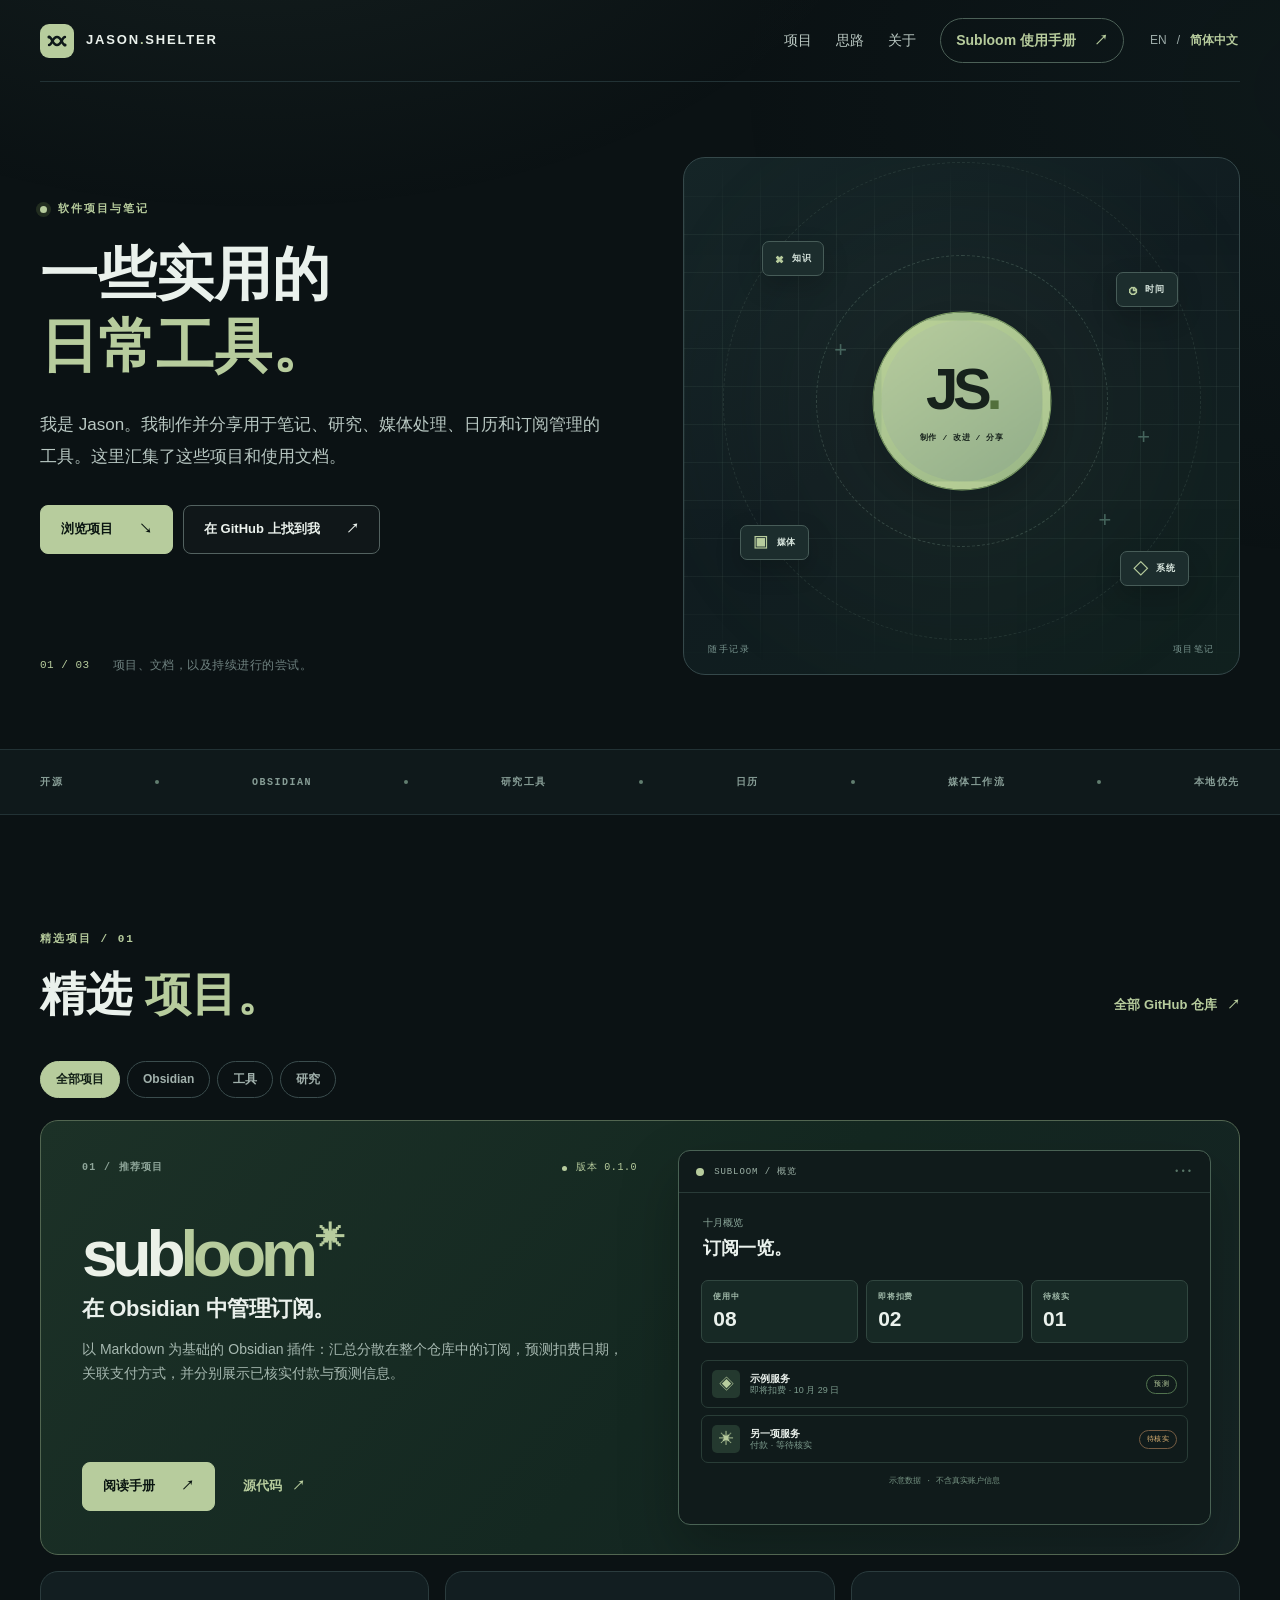
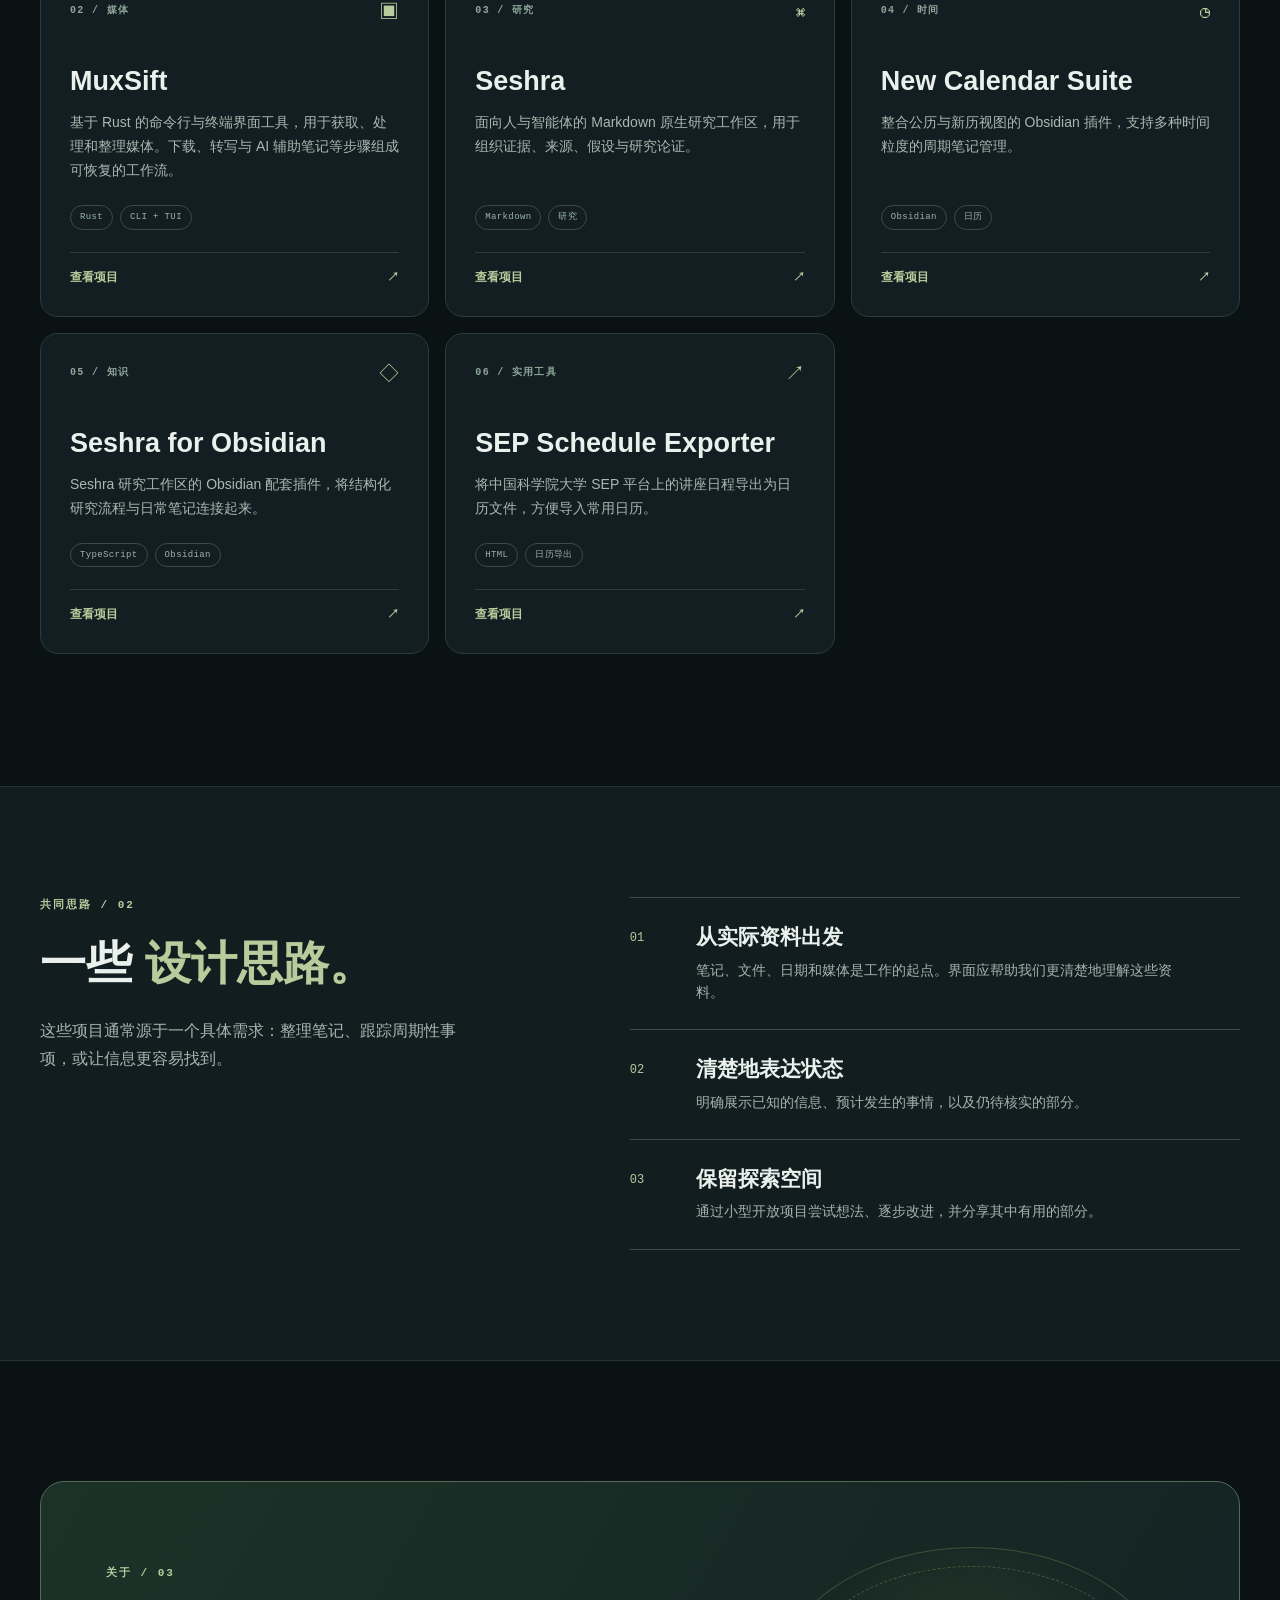
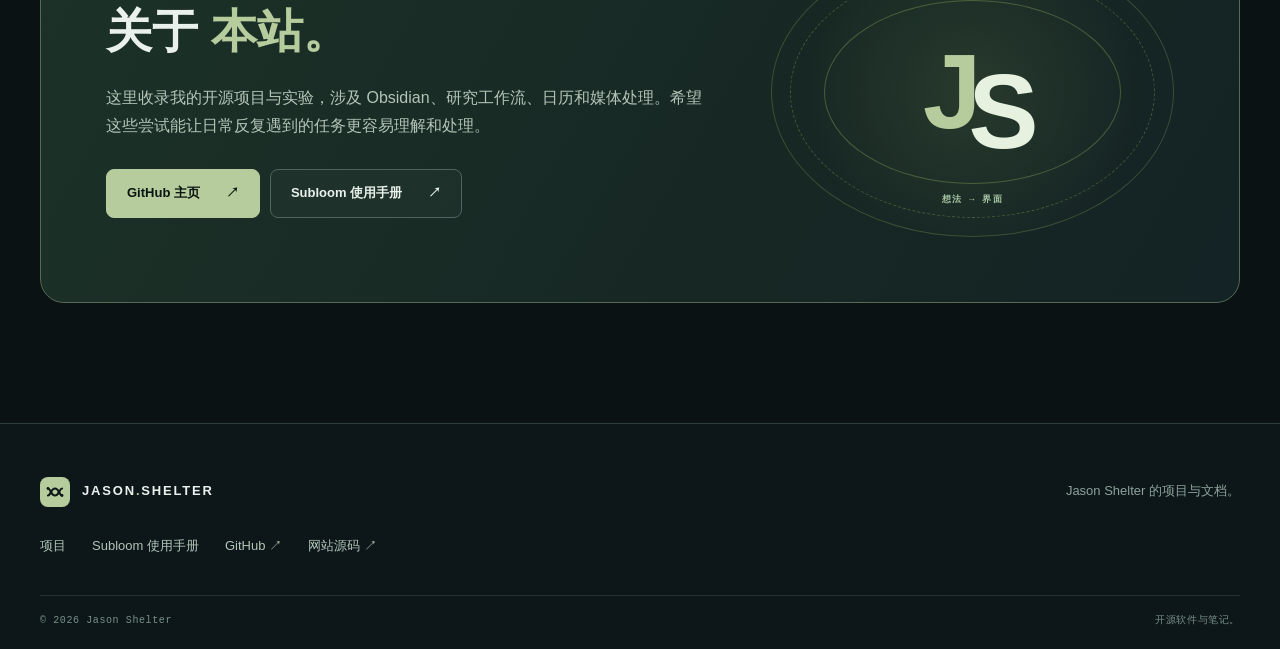
<file: zh-cn/index.html>
<!doctype html>
<html lang="zh-CN">
<head>
  <meta charset="utf-8">
  <meta name="viewport" content="width=device-width, initial-scale=1">
  <meta name="theme-color" content="#0b1214">
  <meta name="description" content="Jason Shelter 的开源项目与文档，涵盖知识管理、时间规划和媒体处理，包括 Subloom、Seshra 与 MuxSift。">
  <meta property="og:type" content="website">
  <meta property="og:title" content="Jason Shelter — 项目与笔记">
  <meta property="og:description" content="关于知识管理、时间规划、媒体处理与日常工具的开源项目。">
  <meta property="og:url" content="https://jasonshelter0.github.io/zh-cn/">
  <link rel="canonical" href="https://jasonshelter0.github.io/zh-cn/">
  <link rel="alternate" hreflang="en" href="https://jasonshelter0.github.io/">
  <link rel="alternate" hreflang="zh-CN" href="https://jasonshelter0.github.io/zh-cn/">
  <link rel="icon" href="/assets/mark.svg" type="image/svg+xml">
  <link rel="stylesheet" href="/assets/site.css">
  <script src="/assets/site.js" defer></script>
  <title>Jason Shelter — 项目与笔记</title>
</head>
<body class="home-page">
  <a class="skip-link" href="#main">跳转到正文</a>
  <div class="site-shell">
    <header class="site-header">
      <a class="brand" href="/zh-cn/" aria-label="Jason Shelter 个人主页"><img src="/assets/mark.svg" width="34" height="34" alt=""><span>JASON<span class="brand-dot">.</span>SHELTER</span></a>
      <button class="nav-toggle" type="button" aria-controls="site-nav" aria-expanded="false" aria-label="打开导航"><span></span><span></span></button>
      <nav class="nav" id="site-nav" aria-label="主导航">
        <a href="#work">项目</a><a href="#approach">思路</a><a href="#about">关于</a>
        <a class="nav-special" href="/zh-cn/subloom/">Subloom 使用手册 <span aria-hidden="true">↗</span></a>
        <span class="language-switch" aria-label="语言"><a href="/" lang="en">EN</a><span aria-hidden="true">/</span><a href="/zh-cn/" lang="zh-CN" aria-current="page">简体中文</a></span>
      </nav>
    </header>

    <main id="main">
      <section class="hero section-wrap" aria-labelledby="hero-title">
        <div class="hero-copy">
          <p class="eyebrow"><span class="signal-dot" aria-hidden="true"></span> 软件项目与笔记</p>
          <h1 id="hero-title">一些实用的<br><em>日常工具。</em></h1>
          <p class="hero-lede">我是 Jason。我制作并分享用于笔记、研究、媒体处理、日历和订阅管理的工具。这里汇集了这些项目和使用文档。</p>
          <div class="hero-actions"><a class="button button-primary" href="#work">浏览项目 <span aria-hidden="true">↘</span></a><a class="button button-secondary" href="https://github.com/jasonshelter0" target="_blank" rel="noopener noreferrer">在 GitHub 上找到我 <span aria-hidden="true">↗</span></a></div>
          <div class="hero-caption"><span class="mono">01 / 03</span><span>项目、文档，以及持续进行的尝试。</span></div>
        </div>
        <div class="hero-visual" role="img" aria-label="连接知识、时间、媒体与日常系统的抽象示意图">
          <div class="visual-grid"></div><div class="orbit orbit-one"></div><div class="orbit orbit-two"></div>
          <span class="visual-cross cross-a" aria-hidden="true">+</span><span class="visual-cross cross-b" aria-hidden="true">+</span><span class="visual-cross cross-c" aria-hidden="true">+</span>
          <div class="visual-core"><div class="visual-core-mark">JS<span>.</span></div><small>制作 / 改进 / 分享</small></div>
          <div class="visual-node node-knowledge"><span class="node-icon">⌘</span><span>知识</span></div>
          <div class="visual-node node-time"><span class="node-icon">◷</span><span>时间</span></div>
          <div class="visual-node node-media"><span class="node-icon">▣</span><span>媒体</span></div>
          <div class="visual-node node-systems"><span class="node-icon">◇</span><span>系统</span></div>
          <div class="visual-index"><span>随手记录</span><span>项目笔记</span></div>
        </div>
      </section>

      <section class="ticker" aria-label="项目方向"><div class="ticker-inner"><span>开源</span><i aria-hidden="true"></i><span>OBSIDIAN</span><i aria-hidden="true"></i><span>研究工具</span><i aria-hidden="true"></i><span>日历</span><i aria-hidden="true"></i><span>媒体工作流</span><i aria-hidden="true"></i><span>本地优先</span></div></section>

      <section class="work-section section-wrap" id="work" aria-labelledby="work-title">
        <div class="section-heading"><div><p class="eyebrow">精选项目 / 01</p><h2 id="work-title">精选 <em>项目。</em></h2></div><a class="text-link" href="https://github.com/jasonshelter0?tab=repositories" target="_blank" rel="noopener noreferrer">全部 GitHub 仓库 <span aria-hidden="true">↗</span></a></div>
        <div class="filter-bar" role="group" aria-label="筛选项目"><button type="button" class="filter-button is-active" data-filter="all" aria-pressed="true">全部项目</button><button type="button" class="filter-button" data-filter="obsidian" aria-pressed="false">Obsidian</button><button type="button" class="filter-button" data-filter="tools" aria-pressed="false">工具</button><button type="button" class="filter-button" data-filter="research" aria-pressed="false">研究</button></div>
        <div class="project-grid" id="project-grid">
          <article class="project-card project-featured" data-categories="obsidian tools">
            <div class="featured-copy"><div class="project-topline"><span class="project-number">01 / 推荐项目</span><span class="project-state"><span class="signal-dot" aria-hidden="true"></span> 版本 0.1.0</span></div><div class="project-wordmark">sub<span>loom</span><span class="wordmark-asterisk">✳</span></div><p class="project-kicker">在 Obsidian 中管理订阅。</p><p class="project-description">以 Markdown 为基础的 Obsidian 插件：汇总分散在整个仓库中的订阅，预测扣费日期，关联支付方式，并分别展示已核实付款与预测信息。</p><div class="project-links"><a class="button button-primary" href="/zh-cn/subloom/">阅读手册 <span aria-hidden="true">↗</span></a><a class="inline-link" href="https://github.com/jasonshelter0/obsidian-subloom" target="_blank" rel="noopener noreferrer">源代码 <span aria-hidden="true">↗</span></a></div></div>
            <div class="featured-graphic" aria-label="Subloom 仪表板示意图"><div class="graphic-top"><span class="graphic-dot"></span><span>SUBLOOM / 概览</span><span>•••</span></div><div class="graphic-header"><span>十月概览</span><strong>订阅一览。</strong></div><div class="graphic-stats"><div><small>使用中</small><b>08</b></div><div><small>即将扣费</small><b>02</b></div><div><small>待核实</small><b>01</b></div></div><div class="graphic-row"><span class="graphic-row-icon">◈</span><span><b>示例服务</b><small>即将扣费 · 10 月 29 日</small></span><span class="graphic-pill">预测</span></div><div class="graphic-row"><span class="graphic-row-icon">✳</span><span><b>另一项服务</b><small>付款 · 等待核实</small></span><span class="graphic-pill amber">待核实</span></div><p class="graphic-disclaimer">示意数据 · 不含真实账户信息</p></div>
          </article>
          <article class="project-card" data-categories="tools"><div class="project-topline"><span class="project-number">02 / 媒体</span><span class="project-glyph" aria-hidden="true">▣</span></div><h3>MuxSift</h3><p class="project-description">基于 Rust 的命令行与终端界面工具，用于获取、处理和整理媒体。下载、转写与 AI 辅助笔记等步骤组成可恢复的工作流。</p><div class="project-meta"><span>Rust</span><span>CLI + TUI</span></div><a class="card-link" href="https://github.com/jasonshelter0/muxsift" target="_blank" rel="noopener noreferrer" aria-label="在 GitHub 上查看 MuxSift">查看项目 <span aria-hidden="true">↗</span></a></article>
          <article class="project-card" data-categories="research tools"><div class="project-topline"><span class="project-number">03 / 研究</span><span class="project-glyph" aria-hidden="true">⌘</span></div><h3>Seshra</h3><p class="project-description">面向人与智能体的 Markdown 原生研究工作区，用于组织证据、来源、假设与研究论证。</p><div class="project-meta"><span>Markdown</span><span>研究</span></div><a class="card-link" href="https://github.com/jasonshelter0/seshra" target="_blank" rel="noopener noreferrer" aria-label="在 GitHub 上查看 Seshra">查看项目 <span aria-hidden="true">↗</span></a></article>
          <article class="project-card" data-categories="obsidian tools"><div class="project-topline"><span class="project-number">04 / 时间</span><span class="project-glyph" aria-hidden="true">◷</span></div><h3>New Calendar Suite</h3><p class="project-description">整合公历与新历视图的 Obsidian 插件，支持多种时间粒度的周期笔记管理。</p><div class="project-meta"><span>Obsidian</span><span>日历</span></div><a class="card-link" href="https://github.com/jasonshelter0/obsidian-new-calendar-suite" target="_blank" rel="noopener noreferrer" aria-label="在 GitHub 上查看 New Calendar Suite">查看项目 <span aria-hidden="true">↗</span></a></article>
          <article class="project-card" data-categories="obsidian research"><div class="project-topline"><span class="project-number">05 / 知识</span><span class="project-glyph" aria-hidden="true">◇</span></div><h3>Seshra for Obsidian</h3><p class="project-description">Seshra 研究工作区的 Obsidian 配套插件，将结构化研究流程与日常笔记连接起来。</p><div class="project-meta"><span>TypeScript</span><span>Obsidian</span></div><a class="card-link" href="https://github.com/jasonshelter0/obsidian-seshra" target="_blank" rel="noopener noreferrer" aria-label="在 GitHub 上查看 Seshra for Obsidian">查看项目 <span aria-hidden="true">↗</span></a></article>
          <article class="project-card" data-categories="tools"><div class="project-topline"><span class="project-number">06 / 实用工具</span><span class="project-glyph" aria-hidden="true">↗</span></div><h3>SEP Schedule Exporter</h3><p class="project-description">将中国科学院大学 SEP 平台上的讲座日程导出为日历文件，方便导入常用日历。</p><div class="project-meta"><span>HTML</span><span>日历导出</span></div><a class="card-link" href="https://github.com/jasonshelter0/ucas-sep-schedule-exporter" target="_blank" rel="noopener noreferrer" aria-label="在 GitHub 上查看 SEP Schedule Exporter">查看项目 <span aria-hidden="true">↗</span></a></article>
        </div>
        <p class="filter-empty" hidden>此分类下暂无项目。</p>
      </section>

      <section class="approach-section" id="approach" aria-labelledby="approach-title"><div class="section-wrap approach-inner"><div class="approach-intro"><p class="eyebrow">共同思路 / 02</p><h2 id="approach-title">一些 <em>设计思路。</em></h2><p>这些项目通常源于一个具体需求：整理笔记、跟踪周期性事项，或让信息更容易找到。</p></div><div class="principles"><div class="principle"><span class="principle-index">01</span><div><h3>从实际资料出发</h3><p>笔记、文件、日期和媒体是工作的起点。界面应帮助我们更清楚地理解这些资料。</p></div></div><div class="principle"><span class="principle-index">02</span><div><h3>清楚地表达状态</h3><p>明确展示已知的信息、预计发生的事情，以及仍待核实的部分。</p></div></div><div class="principle"><span class="principle-index">03</span><div><h3>保留探索空间</h3><p>通过小型开放项目尝试想法、逐步改进，并分享其中有用的部分。</p></div></div></div></div></section>

      <section class="about-section section-wrap" id="about" aria-labelledby="about-title"><div class="about-card"><div><p class="eyebrow">关于 / 03</p><h2 id="about-title">关于 <em>本站。</em></h2><p>这里收录我的开源项目与实验，涉及 Obsidian、研究工作流、日历和媒体处理。希望这些尝试能让日常反复遇到的任务更容易理解和处理。</p><div class="about-actions"><a class="button button-primary" href="https://github.com/jasonshelter0" target="_blank" rel="noopener noreferrer">GitHub 主页 <span aria-hidden="true">↗</span></a><a class="button button-secondary" href="/zh-cn/subloom/">Subloom 使用手册 <span aria-hidden="true">↗</span></a></div></div><div class="about-mark" aria-hidden="true"><span>J</span><span>S</span><small>想法 → 界面</small></div></div></section>
    </main>
    <footer class="site-footer"><div class="footer-main"><a class="brand" href="/zh-cn/"><img src="/assets/mark.svg" width="30" height="30" alt=""><span>JASON<span class="brand-dot">.</span>SHELTER</span></a><p>Jason Shelter 的项目与文档。</p></div><div class="footer-links"><a href="#work">项目</a><a href="/zh-cn/subloom/">Subloom 使用手册</a><a href="https://github.com/jasonshelter0" target="_blank" rel="noopener noreferrer">GitHub ↗</a><a href="https://github.com/jasonshelter0/jasonshelter0.github.io">网站源码 ↗</a></div><div class="footer-bottom"><span>© <span data-year>2026</span> Jason Shelter</span><span>开源软件与笔记。</span></div></footer>
  </div>
</body>
</html>
</file>
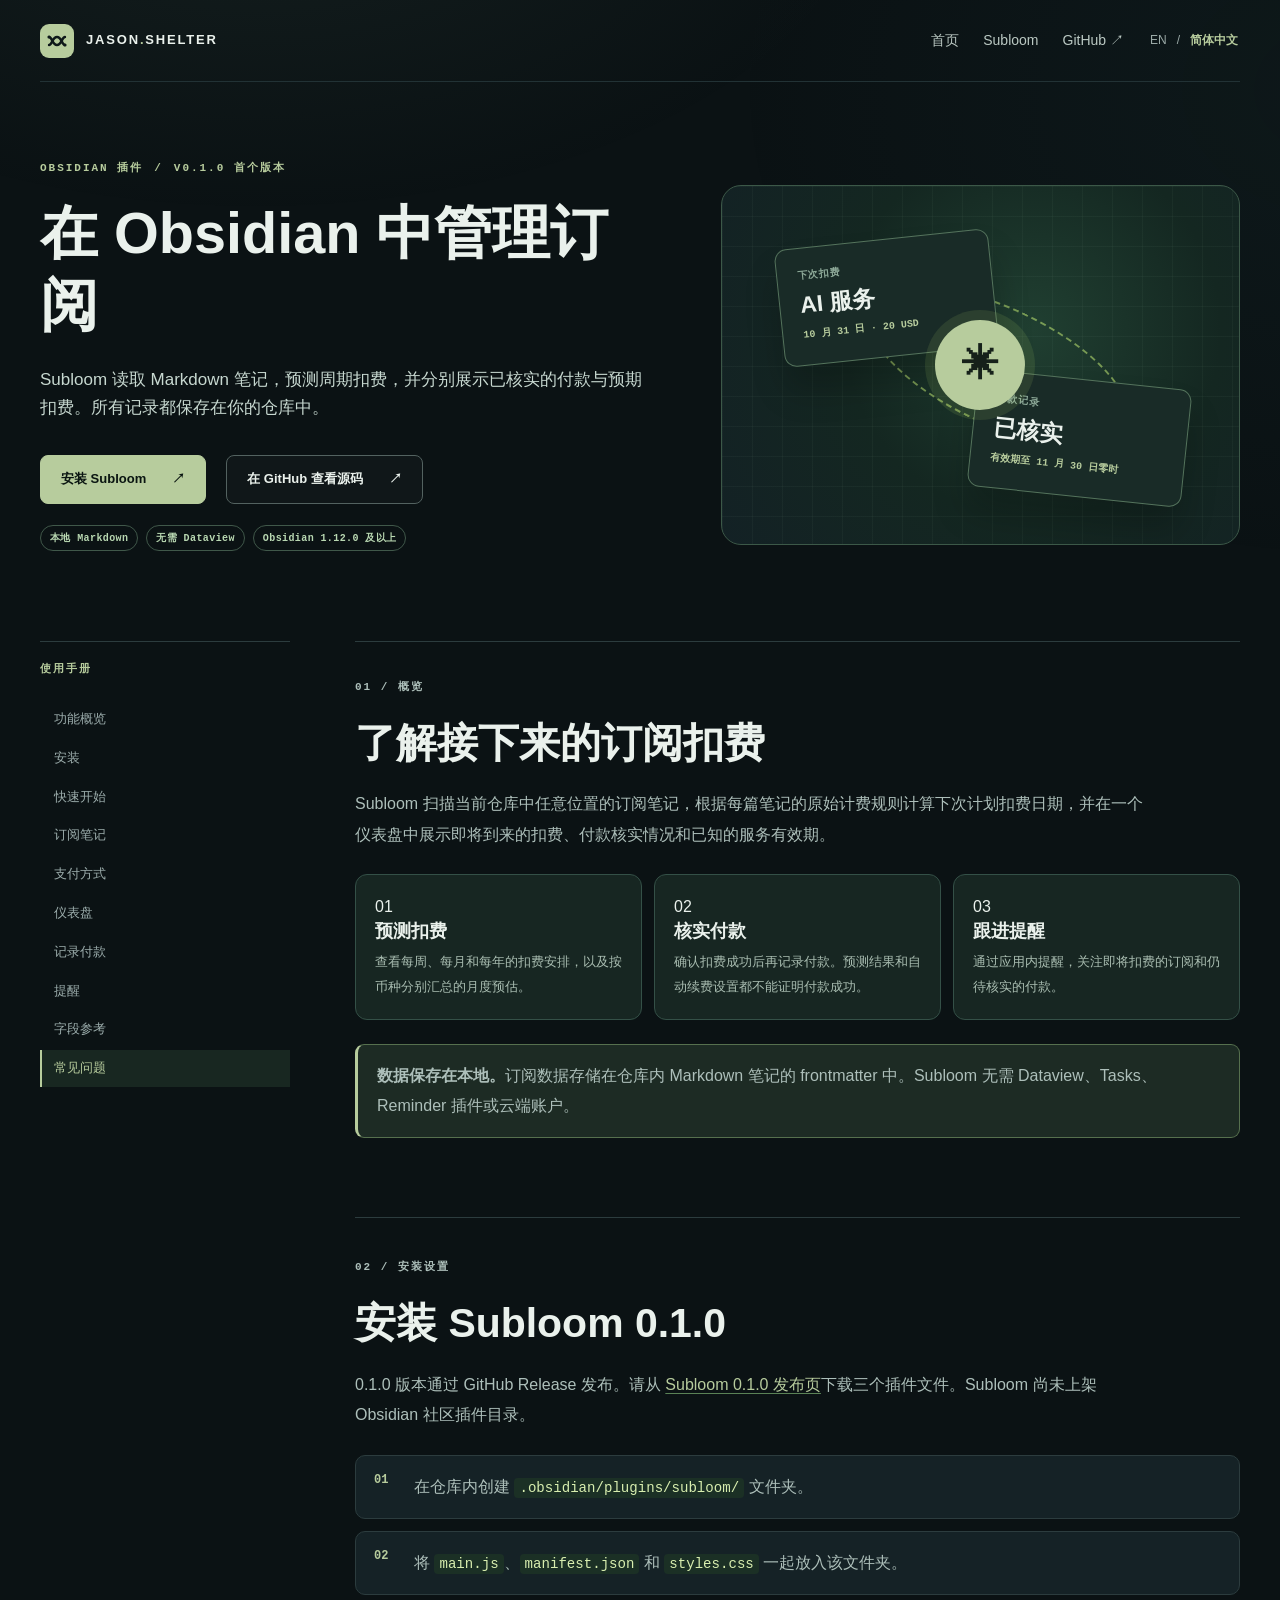
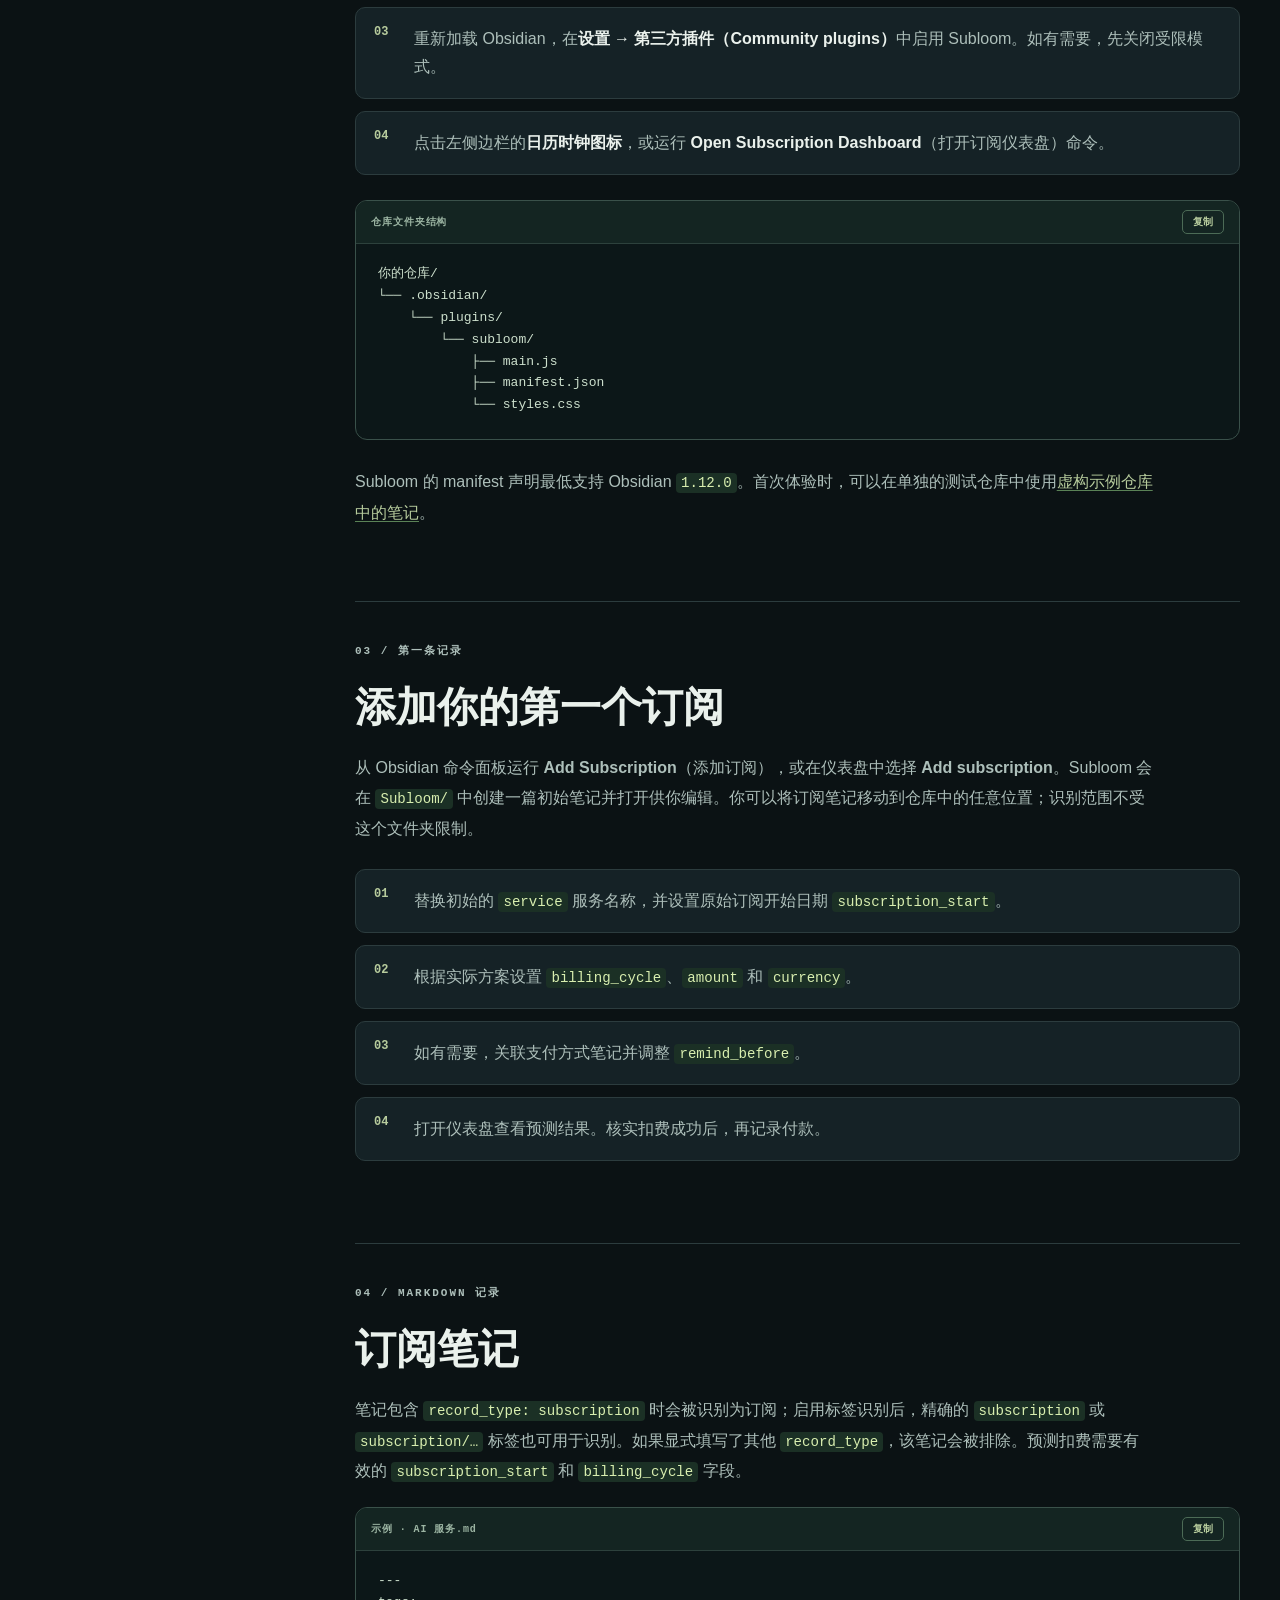
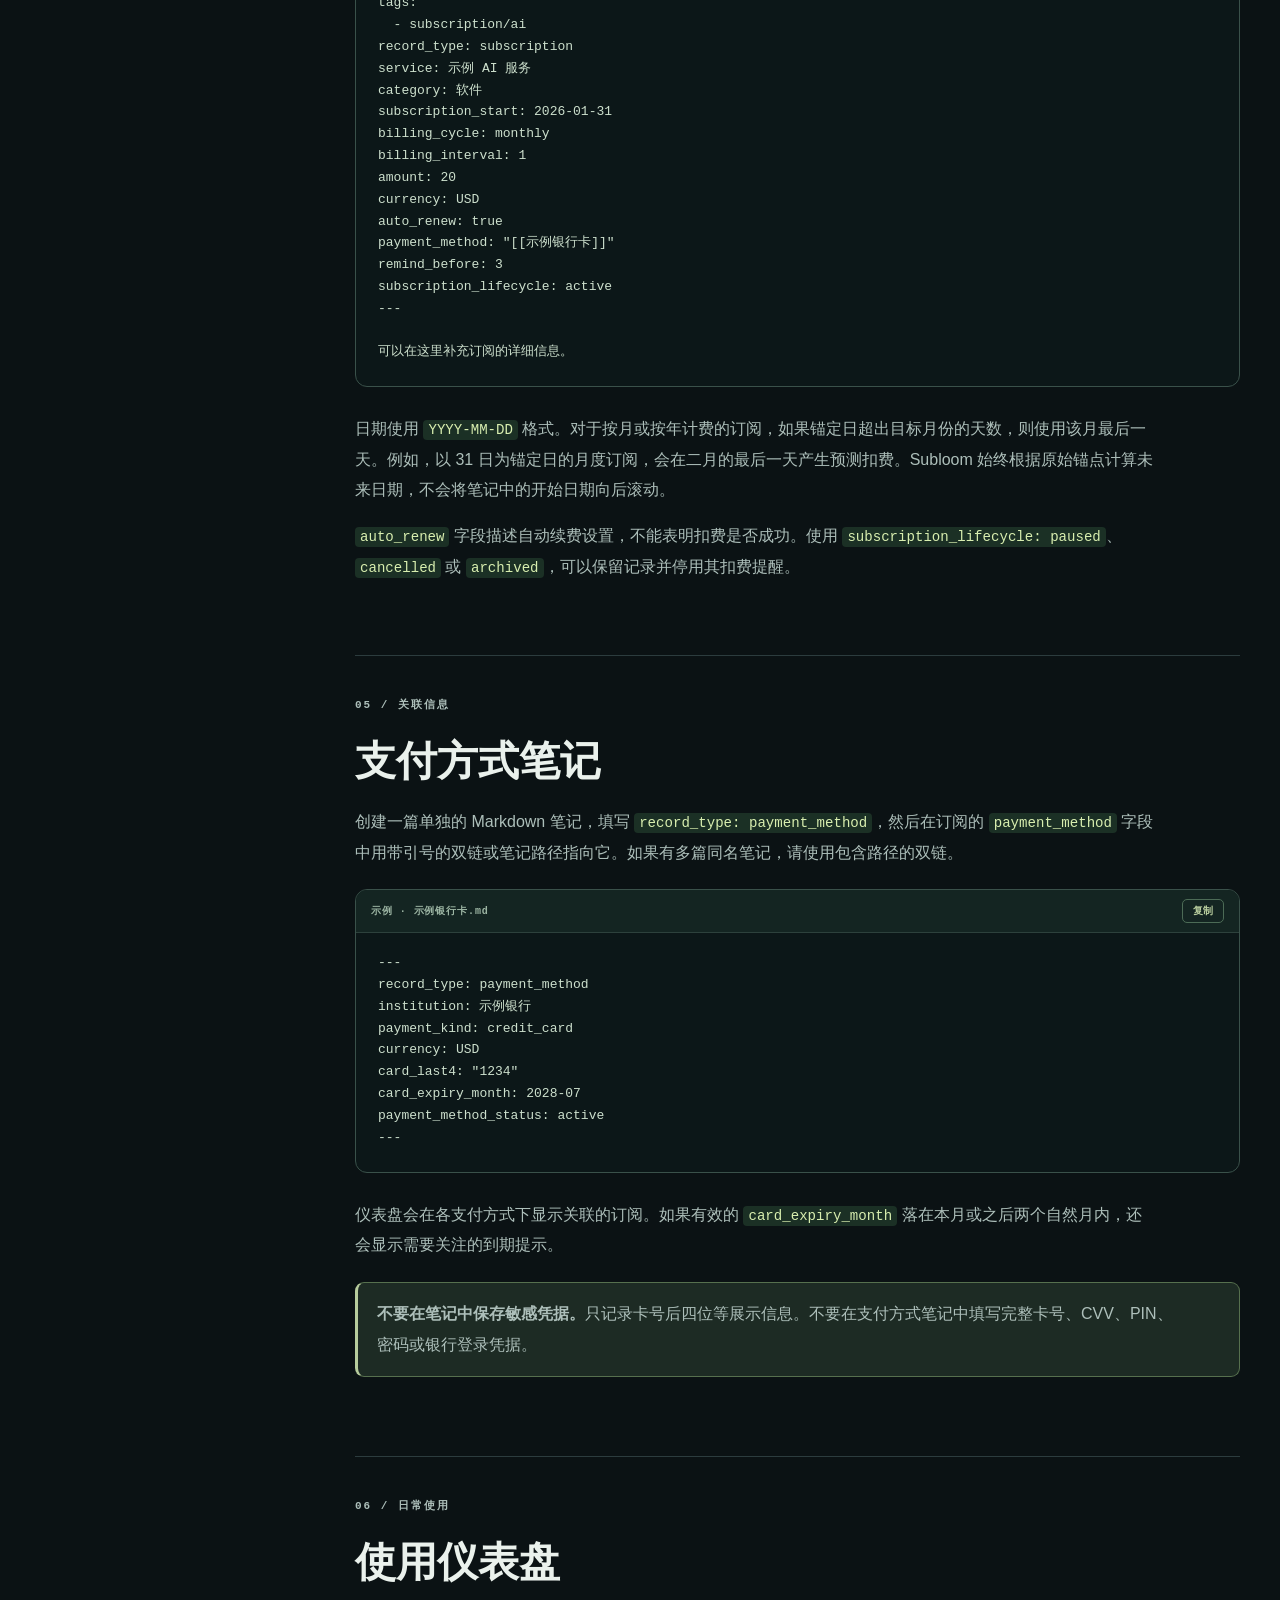
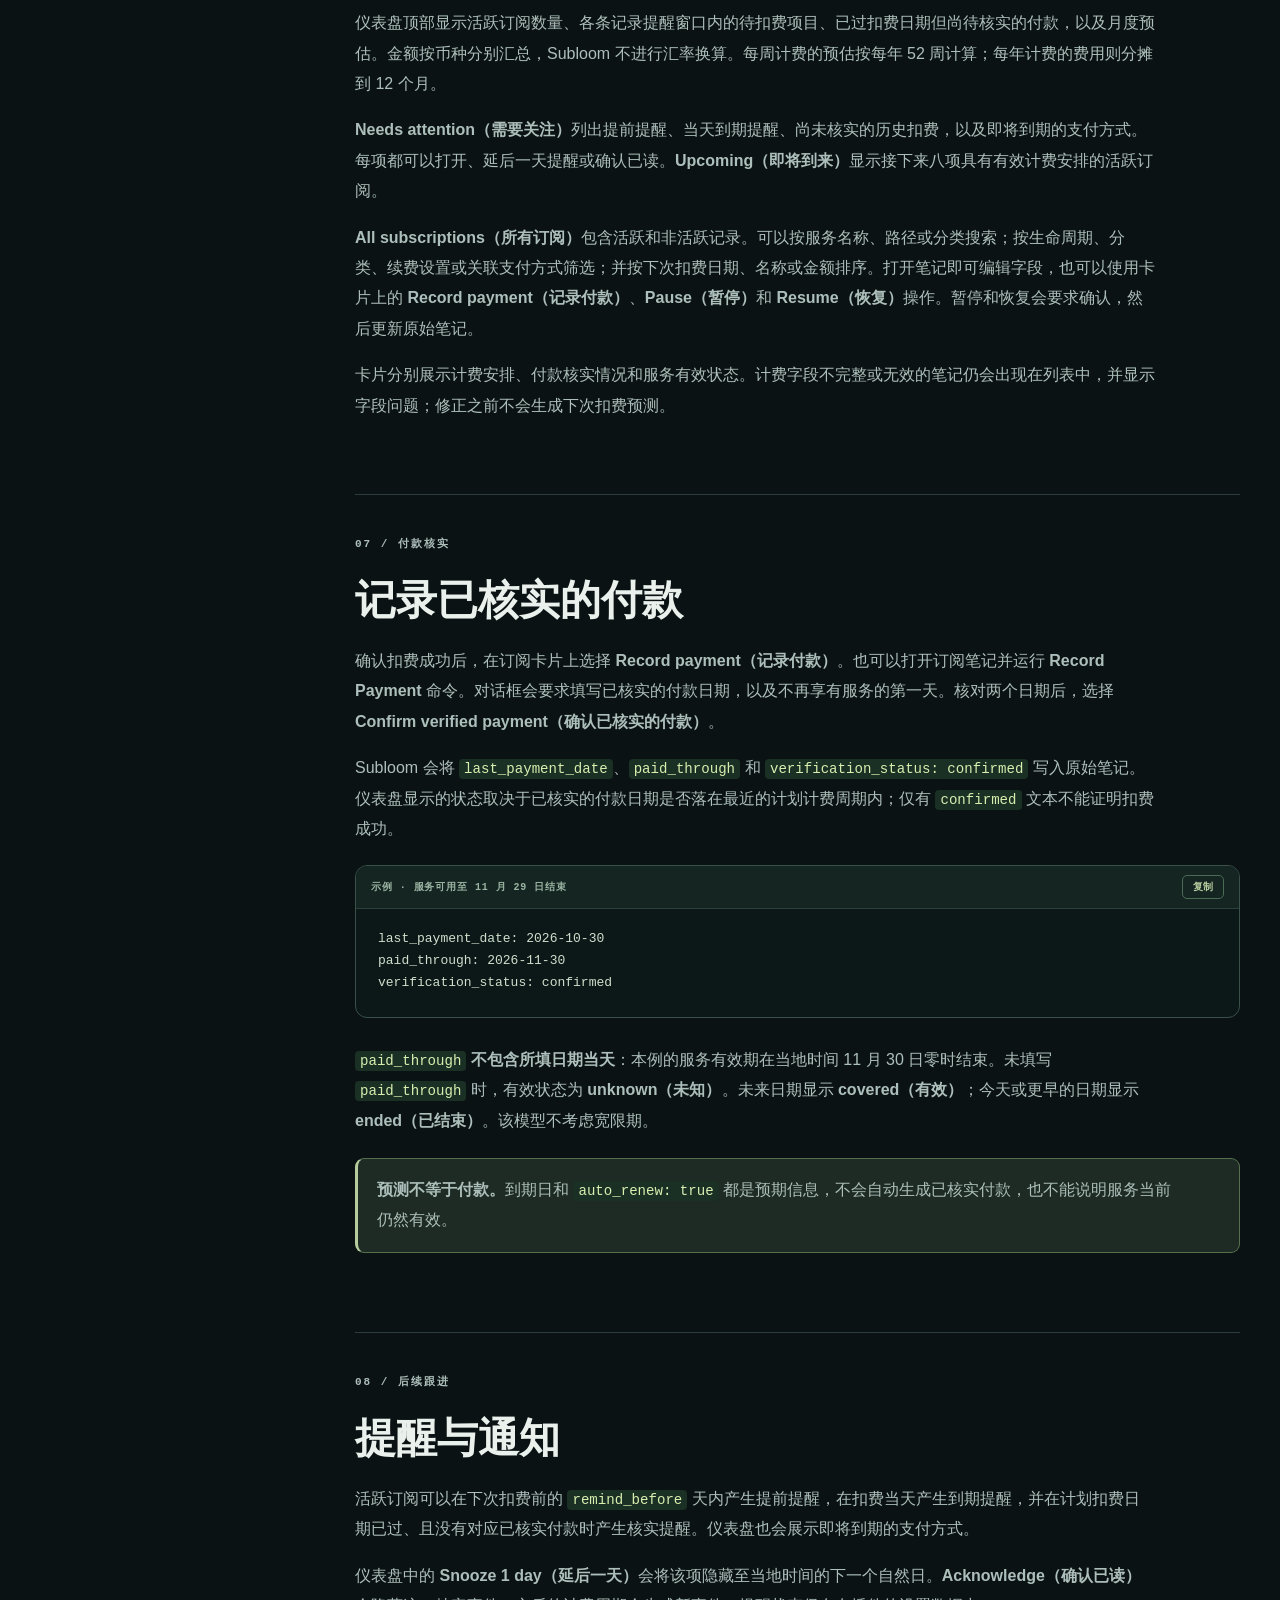
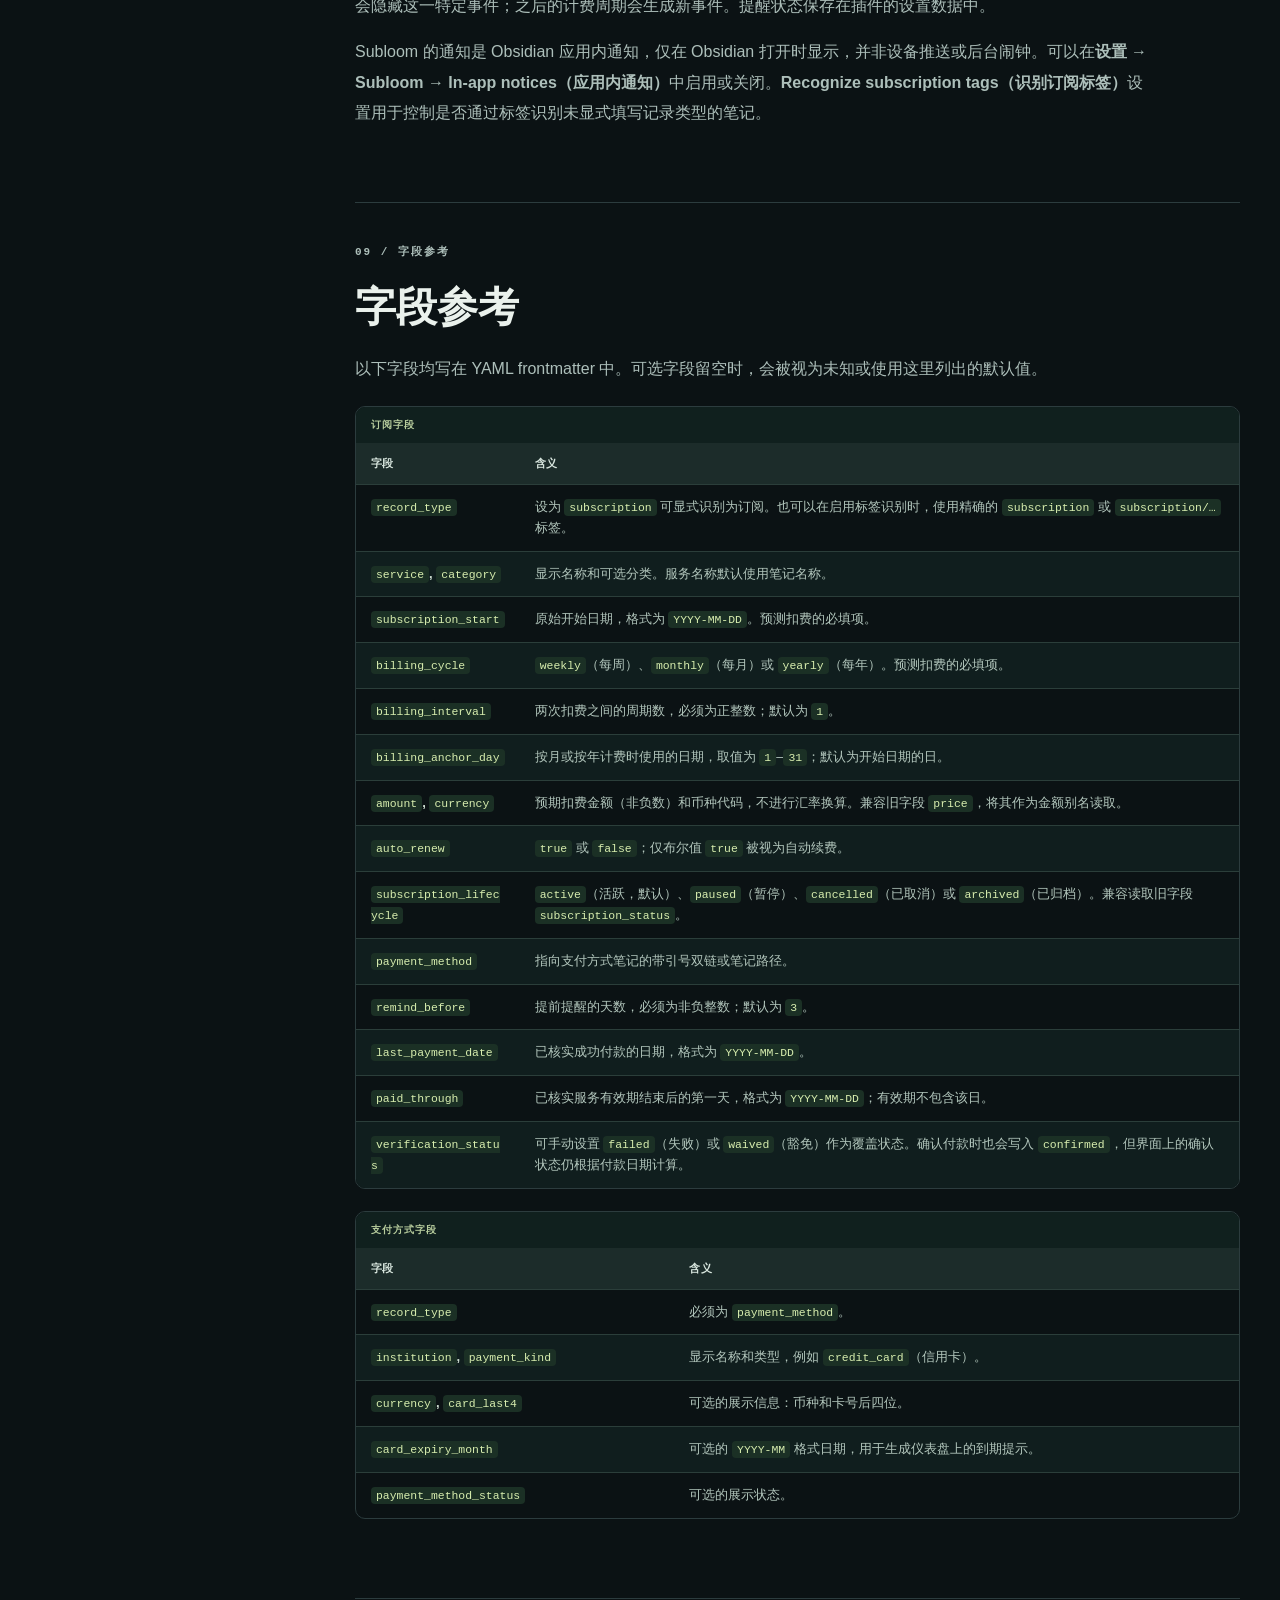
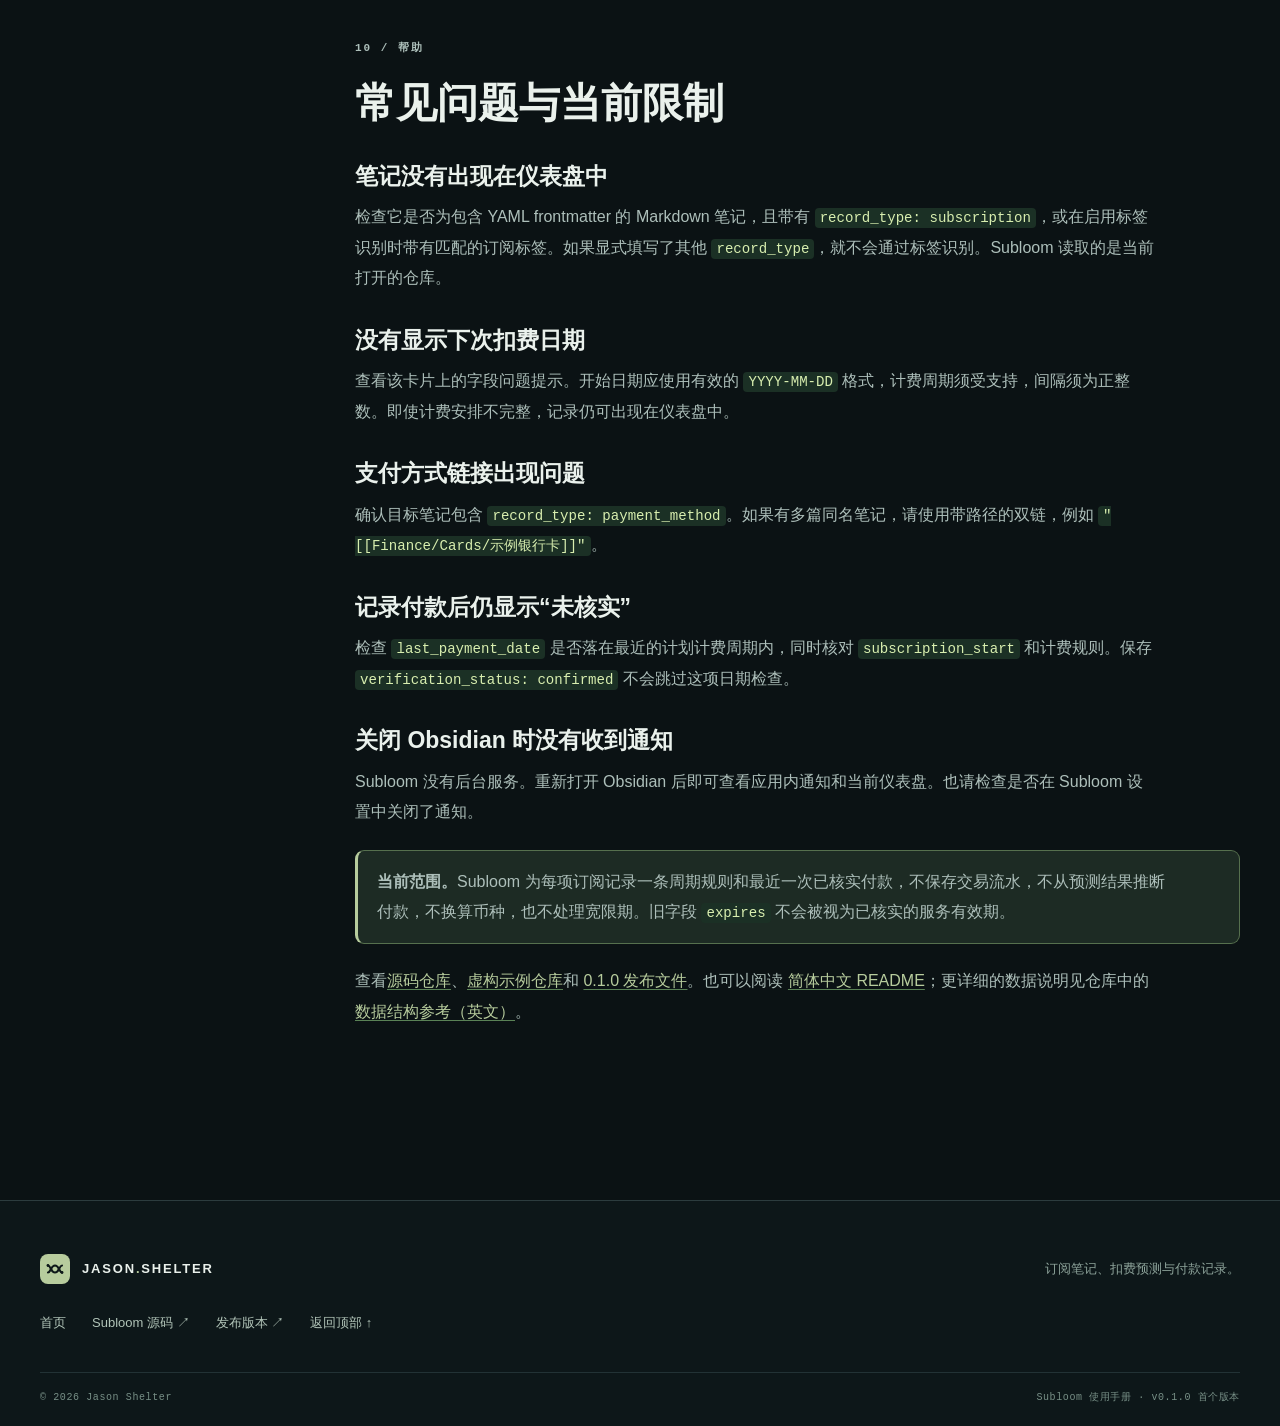
<file: zh-cn/subloom/index.html>
<!doctype html>
<html lang="zh-CN">
<head>
  <meta charset="utf-8">
  <meta name="viewport" content="width=device-width, initial-scale=1">
  <meta name="theme-color" content="#101b1c">
  <meta name="description" content="Subloom 使用手册：在 Obsidian 中整理订阅笔记、预测周期扣费、核实付款并管理提醒。">
  <meta property="og:type" content="website">
  <meta property="og:title" content="Subloom 使用手册 — Jason Shelter">
  <meta property="og:description" content="了解如何使用本地 Markdown 笔记，在 Obsidian 中预测订阅扣费并核实付款。">
  <meta property="og:url" content="https://jasonshelter0.github.io/zh-cn/subloom/">
  <link rel="canonical" href="https://jasonshelter0.github.io/zh-cn/subloom/">
  <link rel="alternate" hreflang="en" href="https://jasonshelter0.github.io/subloom/">
  <link rel="alternate" hreflang="zh-CN" href="https://jasonshelter0.github.io/zh-cn/subloom/">
  <link rel="alternate" hreflang="x-default" href="https://jasonshelter0.github.io/subloom/">
  <title>Subloom 使用手册 — Jason Shelter</title>
  <link rel="icon" href="/assets/mark.svg" type="image/svg+xml">
  <link rel="stylesheet" href="/assets/site.css">
  <script src="/assets/site.js" defer></script>
</head>
<body class="docs-page">
  <a class="skip-link" href="#main">跳转到正文</a>
  <div class="site-shell">
  <header class="site-header">
    <a class="brand" href="/zh-cn/" aria-label="Jason Shelter，返回首页"><img src="/assets/mark.svg" width="34" height="34" alt=""><span>JASON<span class="brand-dot">.</span>SHELTER</span></a>
    <button class="nav-toggle" type="button" aria-label="打开导航" aria-expanded="false" aria-controls="site-nav"><span></span><span></span><span></span></button>
    <nav class="nav" id="site-nav" aria-label="主导航">
      <a href="/zh-cn/">首页</a>
      <a href="/zh-cn/subloom/" aria-current="page">Subloom</a>
      <a href="https://github.com/jasonshelter0" target="_blank" rel="noopener noreferrer">GitHub <span aria-hidden="true">↗</span></a>
      <div class="language-switch" aria-label="语言"><a href="/subloom/" lang="en" hreflang="en">EN</a><span aria-hidden="true">/</span><a href="/zh-cn/subloom/" lang="zh-CN" hreflang="zh-CN" aria-current="page">简体中文</a></div>
    </nav>
  </header>

  <main id="main">
    <section class="docs-hero" aria-labelledby="manual-title">
      <div class="docs-hero-inner">
        <p class="eyebrow">Obsidian 插件 <span aria-hidden="true">/</span> v0.1.0 首个版本</p>
        <h1 id="manual-title">在 Obsidian 中管理订阅</h1>
        <p class="docs-lead">Subloom 读取 Markdown 笔记，预测周期扣费，并分别展示已核实的付款与预期扣费。所有记录都保存在你的仓库中。</p>
        <div class="hero-actions">
          <a class="button button-primary" href="#install">安装 Subloom <span aria-hidden="true">↗</span></a>
          <a class="button button-secondary" href="https://github.com/jasonshelter0/obsidian-subloom" target="_blank" rel="noopener noreferrer">在 GitHub 查看源码 <span aria-hidden="true">↗</span></a>
        </div>
        <p class="page-meta"><span>本地 Markdown</span><span>无需 Dataview</span><span>Obsidian 1.12.0 及以上</span></p>
      </div>
      <div class="docs-hero-art" aria-hidden="true">
        <div class="art-thread"></div>
        <div class="art-card art-card-one"><small>下次扣费</small><b>AI 服务</b><span>10 月 31 日 · 20 USD</span></div>
        <div class="art-center">✳</div>
        <div class="art-card art-card-two"><small>付款记录</small><b>已核实</b><span>有效期至 11 月 30 日零时</span></div>
      </div>
    </section>

    <div class="docs-layout">
      <aside class="docs-toc" aria-label="本页目录">
        <nav aria-label="手册章节">
          <p class="eyebrow">使用手册</p>
          <a href="#overview">功能概览</a>
          <a href="#install">安装</a>
          <a href="#quick-start">快速开始</a>
          <a href="#subscription-notes">订阅笔记</a>
          <a href="#payment-methods">支付方式</a>
          <a href="#dashboard">仪表盘</a>
          <a href="#payments">记录付款</a>
          <a href="#reminders">提醒</a>
          <a href="#schema">字段参考</a>
          <a href="#troubleshooting">常见问题</a>
        </nav>
      </aside>

      <div class="docs-content">
        <section class="doc-section" id="overview" aria-labelledby="overview-title">
          <p class="eyebrow">01 / 概览</p>
          <h2 id="overview-title">了解接下来的订阅扣费</h2>
          <p>Subloom 扫描当前仓库中任意位置的订阅笔记，根据每篇笔记的原始计费规则计算下次计划扣费日期，并在一个仪表盘中展示即将到来的扣费、付款核实情况和已知的服务有效期。</p>
          <div class="feature-grid">
            <article class="feature-card"><span aria-hidden="true">01</span><h3>预测扣费</h3><p>查看每周、每月和每年的扣费安排，以及按币种分别汇总的月度预估。</p></article>
            <article class="feature-card"><span aria-hidden="true">02</span><h3>核实付款</h3><p>确认扣费成功后再记录付款。预测结果和自动续费设置都不能证明付款成功。</p></article>
            <article class="feature-card"><span aria-hidden="true">03</span><h3>跟进提醒</h3><p>通过应用内提醒，关注即将扣费的订阅和仍待核实的付款。</p></article>
          </div>
          <div class="info-callout"><p><strong>数据保存在本地。</strong>订阅数据存储在仓库内 Markdown 笔记的 frontmatter 中。Subloom 无需 Dataview、Tasks、Reminder 插件或云端账户。</p></div>
        </section>

        <section class="doc-section" id="install" aria-labelledby="install-title">
          <p class="eyebrow">02 / 安装设置</p>
          <h2 id="install-title">安装 Subloom 0.1.0</h2>
          <p>0.1.0 版本通过 GitHub Release 发布。请从 <a href="https://github.com/jasonshelter0/obsidian-subloom/releases/tag/0.1.0">Subloom 0.1.0 发布页</a>下载三个插件文件。Subloom 尚未上架 Obsidian 社区插件目录。</p>
          <ol class="steps">
            <li>在仓库内创建 <code>.obsidian/plugins/subloom/</code> 文件夹。</li>
            <li>将 <code>main.js</code>、<code>manifest.json</code> 和 <code>styles.css</code> 一起放入该文件夹。</li>
            <li>重新加载 Obsidian，在<strong>设置 → 第三方插件（Community plugins）</strong>中启用 Subloom。如有需要，先关闭受限模式。</li>
            <li>点击左侧边栏的<strong>日历时钟图标</strong>，或运行 <strong>Open Subscription Dashboard</strong>（打开订阅仪表盘）命令。</li>
          </ol>
          <div class="code-panel"><div class="code-panel-header"><span>仓库文件夹结构</span><button class="copy-button" type="button" aria-label="复制仓库文件夹结构">复制</button></div><pre><code>你的仓库/
└── .obsidian/
    └── plugins/
        └── subloom/
            ├── main.js
            ├── manifest.json
            └── styles.css</code></pre></div>
          <p>Subloom 的 manifest 声明最低支持 Obsidian <code>1.12.0</code>。首次体验时，可以在单独的测试仓库中使用<a href="https://github.com/jasonshelter0/obsidian-subloom/tree/main/sample-vault">虚构示例仓库中的笔记</a>。</p>
        </section>

        <section class="doc-section" id="quick-start" aria-labelledby="start-title">
          <p class="eyebrow">03 / 第一条记录</p>
          <h2 id="start-title">添加你的第一个订阅</h2>
          <p>从 Obsidian 命令面板运行 <strong>Add Subscription</strong>（添加订阅），或在仪表盘中选择 <strong>Add subscription</strong>。Subloom 会在 <code>Subloom/</code> 中创建一篇初始笔记并打开供你编辑。你可以将订阅笔记移动到仓库中的任意位置；识别范围不受这个文件夹限制。</p>
          <ol class="steps">
            <li>替换初始的 <code>service</code> 服务名称，并设置原始订阅开始日期 <code>subscription_start</code>。</li>
            <li>根据实际方案设置 <code>billing_cycle</code>、<code>amount</code> 和 <code>currency</code>。</li>
            <li>如有需要，关联支付方式笔记并调整 <code>remind_before</code>。</li>
            <li>打开仪表盘查看预测结果。核实扣费成功后，再记录付款。</li>
          </ol>
        </section>

        <section class="doc-section" id="subscription-notes" aria-labelledby="notes-title">
          <p class="eyebrow">04 / Markdown 记录</p>
          <h2 id="notes-title">订阅笔记</h2>
          <p>笔记包含 <code>record_type: subscription</code> 时会被识别为订阅；启用标签识别后，精确的 <code>subscription</code> 或 <code>subscription/…</code> 标签也可用于识别。如果显式填写了其他 <code>record_type</code>，该笔记会被排除。预测扣费需要有效的 <code>subscription_start</code> 和 <code>billing_cycle</code> 字段。</p>
          <div class="code-panel"><div class="code-panel-header"><span>示例 · AI 服务.md</span><button class="copy-button" type="button" aria-label="复制订阅示例">复制</button></div><pre><code>---
tags:
  - subscription/ai
record_type: subscription
service: 示例 AI 服务
category: 软件
subscription_start: 2026-01-31
billing_cycle: monthly
billing_interval: 1
amount: 20
currency: USD
auto_renew: true
payment_method: "[[示例银行卡]]"
remind_before: 3
subscription_lifecycle: active
---

可以在这里补充订阅的详细信息。</code></pre></div>
          <p>日期使用 <code>YYYY-MM-DD</code> 格式。对于按月或按年计费的订阅，如果锚定日超出目标月份的天数，则使用该月最后一天。例如，以 31 日为锚定日的月度订阅，会在二月的最后一天产生预测扣费。Subloom 始终根据原始锚点计算未来日期，不会将笔记中的开始日期向后滚动。</p>
          <p><code>auto_renew</code> 字段描述自动续费设置，不能表明扣费是否成功。使用 <code>subscription_lifecycle: paused</code>、<code>cancelled</code> 或 <code>archived</code>，可以保留记录并停用其扣费提醒。</p>
        </section>

        <section class="doc-section" id="payment-methods" aria-labelledby="methods-title">
          <p class="eyebrow">05 / 关联信息</p>
          <h2 id="methods-title">支付方式笔记</h2>
          <p>创建一篇单独的 Markdown 笔记，填写 <code>record_type: payment_method</code>，然后在订阅的 <code>payment_method</code> 字段中用带引号的双链或笔记路径指向它。如果有多篇同名笔记，请使用包含路径的双链。</p>
          <div class="code-panel"><div class="code-panel-header"><span>示例 · 示例银行卡.md</span><button class="copy-button" type="button" aria-label="复制支付方式示例">复制</button></div><pre><code>---
record_type: payment_method
institution: 示例银行
payment_kind: credit_card
currency: USD
card_last4: "1234"
card_expiry_month: 2028-07
payment_method_status: active
---</code></pre></div>
          <p>仪表盘会在各支付方式下显示关联的订阅。如果有效的 <code>card_expiry_month</code> 落在本月或之后两个自然月内，还会显示需要关注的到期提示。</p>
          <div class="info-callout"><p><strong>不要在笔记中保存敏感凭据。</strong>只记录卡号后四位等展示信息。不要在支付方式笔记中填写完整卡号、CVV、PIN、密码或银行登录凭据。</p></div>
        </section>

        <section class="doc-section" id="dashboard" aria-labelledby="dashboard-title">
          <p class="eyebrow">06 / 日常使用</p>
          <h2 id="dashboard-title">使用仪表盘</h2>
          <p>仪表盘顶部显示活跃订阅数量、各条记录提醒窗口内的待扣费项目、已过扣费日期但尚待核实的付款，以及月度预估。金额按币种分别汇总，Subloom 不进行汇率换算。每周计费的预估按每年 52 周计算；每年计费的费用则分摊到 12 个月。</p>
          <p><strong>Needs attention（需要关注）</strong>列出提前提醒、当天到期提醒、尚未核实的历史扣费，以及即将到期的支付方式。每项都可以打开、延后一天提醒或确认已读。<strong>Upcoming（即将到来）</strong>显示接下来八项具有有效计费安排的活跃订阅。</p>
          <p><strong>All subscriptions（所有订阅）</strong>包含活跃和非活跃记录。可以按服务名称、路径或分类搜索；按生命周期、分类、续费设置或关联支付方式筛选；并按下次扣费日期、名称或金额排序。打开笔记即可编辑字段，也可以使用卡片上的 <strong>Record payment（记录付款）</strong>、<strong>Pause（暂停）</strong>和 <strong>Resume（恢复）</strong>操作。暂停和恢复会要求确认，然后更新原始笔记。</p>
          <p>卡片分别展示计费安排、付款核实情况和服务有效状态。计费字段不完整或无效的笔记仍会出现在列表中，并显示字段问题；修正之前不会生成下次扣费预测。</p>
        </section>

        <section class="doc-section" id="payments" aria-labelledby="payments-title">
          <p class="eyebrow">07 / 付款核实</p>
          <h2 id="payments-title">记录已核实的付款</h2>
          <p>确认扣费成功后，在订阅卡片上选择 <strong>Record payment（记录付款）</strong>。也可以打开订阅笔记并运行 <strong>Record Payment</strong> 命令。对话框会要求填写已核实的付款日期，以及不再享有服务的第一天。核对两个日期后，选择 <strong>Confirm verified payment（确认已核实的付款）</strong>。</p>
          <p>Subloom 会将 <code>last_payment_date</code>、<code>paid_through</code> 和 <code>verification_status: confirmed</code> 写入原始笔记。仪表盘显示的状态取决于已核实的付款日期是否落在最近的计划计费周期内；仅有 <code>confirmed</code> 文本不能证明扣费成功。</p>
          <div class="code-panel"><div class="code-panel-header"><span>示例 · 服务可用至 11 月 29 日结束</span><button class="copy-button" type="button" aria-label="复制付款核实示例">复制</button></div><pre><code>last_payment_date: 2026-10-30
paid_through: 2026-11-30
verification_status: confirmed</code></pre></div>
          <p><code>paid_through</code> <strong>不包含所填日期当天</strong>：本例的服务有效期在当地时间 11 月 30 日零时结束。未填写 <code>paid_through</code> 时，有效状态为 <strong>unknown（未知）</strong>。未来日期显示 <strong>covered（有效）</strong>；今天或更早的日期显示 <strong>ended（已结束）</strong>。该模型不考虑宽限期。</p>
          <div class="info-callout"><p><strong>预测不等于付款。</strong>到期日和 <code>auto_renew: true</code> 都是预期信息，不会自动生成已核实付款，也不能说明服务当前仍然有效。</p></div>
        </section>

        <section class="doc-section" id="reminders" aria-labelledby="reminders-title">
          <p class="eyebrow">08 / 后续跟进</p>
          <h2 id="reminders-title">提醒与通知</h2>
          <p>活跃订阅可以在下次扣费前的 <code>remind_before</code> 天内产生提前提醒，在扣费当天产生到期提醒，并在计划扣费日期已过、且没有对应已核实付款时产生核实提醒。仪表盘也会展示即将到期的支付方式。</p>
          <p>仪表盘中的 <strong>Snooze 1 day（延后一天）</strong>会将该项隐藏至当地时间的下一个自然日。<strong>Acknowledge（确认已读）</strong>会隐藏这一特定事件；之后的计费周期会生成新事件。提醒状态保存在插件的设置数据中。</p>
          <p>Subloom 的通知是 Obsidian 应用内通知，仅在 Obsidian 打开时显示，并非设备推送或后台闹钟。可以在<strong>设置 → Subloom → In-app notices（应用内通知）</strong>中启用或关闭。<strong>Recognize subscription tags（识别订阅标签）</strong>设置用于控制是否通过标签识别未显式填写记录类型的笔记。</p>
        </section>

        <section class="doc-section" id="schema" aria-labelledby="schema-title">
          <p class="eyebrow">09 / 字段参考</p>
          <h2 id="schema-title">字段参考</h2>
          <p>以下字段均写在 YAML frontmatter 中。可选字段留空时，会被视为未知或使用这里列出的默认值。</p>
          <div class="doc-table-wrap"><table class="doc-table"><caption>订阅字段</caption><thead><tr><th scope="col">字段</th><th scope="col">含义</th></tr></thead><tbody>
            <tr><th scope="row"><code>record_type</code></th><td>设为 <code>subscription</code> 可显式识别为订阅。也可以在启用标签识别时，使用精确的 <code>subscription</code> 或 <code>subscription/…</code> 标签。</td></tr>
            <tr><th scope="row"><code>service</code>, <code>category</code></th><td>显示名称和可选分类。服务名称默认使用笔记名称。</td></tr>
            <tr><th scope="row"><code>subscription_start</code></th><td>原始开始日期，格式为 <code>YYYY-MM-DD</code>。预测扣费的必填项。</td></tr>
            <tr><th scope="row"><code>billing_cycle</code></th><td><code>weekly</code>（每周）、<code>monthly</code>（每月）或 <code>yearly</code>（每年）。预测扣费的必填项。</td></tr>
            <tr><th scope="row"><code>billing_interval</code></th><td>两次扣费之间的周期数，必须为正整数；默认为 <code>1</code>。</td></tr>
            <tr><th scope="row"><code>billing_anchor_day</code></th><td>按月或按年计费时使用的日期，取值为 <code>1</code>–<code>31</code>；默认为开始日期的日。</td></tr>
            <tr><th scope="row"><code>amount</code>, <code>currency</code></th><td>预期扣费金额（非负数）和币种代码，不进行汇率换算。兼容旧字段 <code>price</code>，将其作为金额别名读取。</td></tr>
            <tr><th scope="row"><code>auto_renew</code></th><td><code>true</code> 或 <code>false</code>；仅布尔值 <code>true</code> 被视为自动续费。</td></tr>
            <tr><th scope="row"><code>subscription_lifecycle</code></th><td><code>active</code>（活跃，默认）、<code>paused</code>（暂停）、<code>cancelled</code>（已取消）或 <code>archived</code>（已归档）。兼容读取旧字段 <code>subscription_status</code>。</td></tr>
            <tr><th scope="row"><code>payment_method</code></th><td>指向支付方式笔记的带引号双链或笔记路径。</td></tr>
            <tr><th scope="row"><code>remind_before</code></th><td>提前提醒的天数，必须为非负整数；默认为 <code>3</code>。</td></tr>
            <tr><th scope="row"><code>last_payment_date</code></th><td>已核实成功付款的日期，格式为 <code>YYYY-MM-DD</code>。</td></tr>
            <tr><th scope="row"><code>paid_through</code></th><td>已核实服务有效期结束后的第一天，格式为 <code>YYYY-MM-DD</code>；有效期不包含该日。</td></tr>
            <tr><th scope="row"><code>verification_status</code></th><td>可手动设置 <code>failed</code>（失败）或 <code>waived</code>（豁免）作为覆盖状态。确认付款时也会写入 <code>confirmed</code>，但界面上的确认状态仍根据付款日期计算。</td></tr>
          </tbody></table></div>
          <div class="doc-table-wrap"><table class="doc-table"><caption>支付方式字段</caption><thead><tr><th scope="col">字段</th><th scope="col">含义</th></tr></thead><tbody>
            <tr><th scope="row"><code>record_type</code></th><td>必须为 <code>payment_method</code>。</td></tr>
            <tr><th scope="row"><code>institution</code>, <code>payment_kind</code></th><td>显示名称和类型，例如 <code>credit_card</code>（信用卡）。</td></tr>
            <tr><th scope="row"><code>currency</code>, <code>card_last4</code></th><td>可选的展示信息：币种和卡号后四位。</td></tr>
            <tr><th scope="row"><code>card_expiry_month</code></th><td>可选的 <code>YYYY-MM</code> 格式日期，用于生成仪表盘上的到期提示。</td></tr>
            <tr><th scope="row"><code>payment_method_status</code></th><td>可选的展示状态。</td></tr>
          </tbody></table></div>
        </section>

        <section class="doc-section" id="troubleshooting" aria-labelledby="troubleshooting-title">
          <p class="eyebrow">10 / 帮助</p>
          <h2 id="troubleshooting-title">常见问题与当前限制</h2>
          <h3>笔记没有出现在仪表盘中</h3>
          <p>检查它是否为包含 YAML frontmatter 的 Markdown 笔记，且带有 <code>record_type: subscription</code>，或在启用标签识别时带有匹配的订阅标签。如果显式填写了其他 <code>record_type</code>，就不会通过标签识别。Subloom 读取的是当前打开的仓库。</p>
          <h3>没有显示下次扣费日期</h3>
          <p>查看该卡片上的字段问题提示。开始日期应使用有效的 <code>YYYY-MM-DD</code> 格式，计费周期须受支持，间隔须为正整数。即使计费安排不完整，记录仍可出现在仪表盘中。</p>
          <h3>支付方式链接出现问题</h3>
          <p>确认目标笔记包含 <code>record_type: payment_method</code>。如果有多篇同名笔记，请使用带路径的双链，例如 <code>"[[Finance/Cards/示例银行卡]]"</code>。</p>
          <h3>记录付款后仍显示“未核实”</h3>
          <p>检查 <code>last_payment_date</code> 是否落在最近的计划计费周期内，同时核对 <code>subscription_start</code> 和计费规则。保存 <code>verification_status: confirmed</code> 不会跳过这项日期检查。</p>
          <h3>关闭 Obsidian 时没有收到通知</h3>
          <p>Subloom 没有后台服务。重新打开 Obsidian 后即可查看应用内通知和当前仪表盘。也请检查是否在 Subloom 设置中关闭了通知。</p>
          <div class="info-callout"><p><strong>当前范围。</strong>Subloom 为每项订阅记录一条周期规则和最近一次已核实付款，不保存交易流水，不从预测结果推断付款，不换算币种，也不处理宽限期。旧字段 <code>expires</code> 不会被视为已核实的服务有效期。</p></div>
          <p>查看<a href="https://github.com/jasonshelter0/obsidian-subloom">源码仓库</a>、<a href="https://github.com/jasonshelter0/obsidian-subloom/tree/main/sample-vault">虚构示例仓库</a>和 <a href="https://github.com/jasonshelter0/obsidian-subloom/releases/tag/0.1.0">0.1.0 发布文件</a>。也可以阅读 <a href="https://github.com/jasonshelter0/obsidian-subloom/blob/main/README.zh-CN.md">简体中文 README</a>；更详细的数据说明见仓库中的<a href="https://github.com/jasonshelter0/obsidian-subloom/blob/main/docs/DATA_SCHEMA.md">数据结构参考（英文）</a>。</p>
        </section>
      </div>
    </div>
  </main>

  <footer class="site-footer">
    <div class="footer-main"><a class="brand" href="/zh-cn/"><img src="/assets/mark.svg" width="30" height="30" alt=""><span>JASON<span class="brand-dot">.</span>SHELTER</span></a><p>订阅笔记、扣费预测与付款记录。</p></div>
    <div class="footer-links"><a href="/zh-cn/">首页</a><a href="https://github.com/jasonshelter0/obsidian-subloom" target="_blank" rel="noopener noreferrer">Subloom 源码 ↗</a><a href="https://github.com/jasonshelter0/obsidian-subloom/releases/tag/0.1.0">发布版本 ↗</a><a href="#main">返回顶部 ↑</a></div>
    <div class="footer-bottom"><span>© <span data-year>2026</span> Jason Shelter</span><span>Subloom 使用手册 · v0.1.0 首个版本</span></div>
  </footer>
  </div>
</body>
</html>
</file>
<file: assets/site.css>
:root{color-scheme:dark;--bg:#0b1214;--bg-soft:#101a1d;--panel:#142024;--panel-raised:#19272b;--ink:#eaf1ec;--muted:#9baaa7;--quiet:#6f8280;--line:#2c3c3e;--line-soft:#223235;--accent:#b7cc9d;--accent-dark:#18281a;--cyan:#91d6d2;--amber:#e9bb79;--radius:18px;--wrap:1240px;--mono:ui-monospace,SFMono-Regular,Consolas,"Liberation Mono",monospace;--sans:Inter,"Aptos","Segoe UI",Arial,sans-serif}
*{box-sizing:border-box}html{scroll-behavior:smooth;scroll-padding-top:90px}body{margin:0;background:var(--bg);color:var(--ink);font-family:var(--sans);font-size:16px;line-height:1.6;-webkit-font-smoothing:antialiased}body::before{content:"";position:fixed;inset:0;pointer-events:none;z-index:-1;background:radial-gradient(900px 500px at 20% -15%,rgba(129,174,149,.08),transparent 70%),radial-gradient(900px 700px at 105% 10%,rgba(54,114,119,.065),transparent 68%)}a{color:inherit;text-decoration:none}button{font:inherit}button,a{-webkit-tap-highlight-color:transparent}img{max-width:100%}::selection{background:var(--accent);color:#07100e}:focus-visible{outline:2px solid var(--accent);outline-offset:4px}.skip-link{position:absolute;top:-60px;left:14px;z-index:100;background:var(--accent);color:#101a14;padding:8px 14px;border-radius:8px}.skip-link:focus{top:12px}.site-shell{min-height:100vh;overflow:hidden}.section-wrap{width:min(var(--wrap),calc(100% - 80px));margin-inline:auto}.mono,.eyebrow,.project-number,.project-meta,.project-state,.principle-index,.visual-index,.footer-bottom,.graphic-top,.graphic-pill,.graphic-disclaimer{font-family:var(--mono)}
.site-header{height:82px;width:min(var(--wrap),calc(100% - 80px));margin-inline:auto;display:flex;align-items:center;justify-content:space-between;border-bottom:1px solid var(--line-soft);position:relative;z-index:20}.brand{display:inline-flex;align-items:center;gap:12px;white-space:nowrap;font-size:13px;letter-spacing:.14em;font-weight:800}.brand img{display:block;flex:none}.brand-dot{color:var(--accent)}.nav{display:flex;align-items:center;gap:36px;font-size:14px;color:#bbc9c3}.nav>a{transition:color .2s}.nav>a:hover,.footer-links a:hover{color:var(--accent)}.nav .nav-special{padding:10px 15px;border:1px solid #4c6057;border-radius:100px;color:var(--accent);font-weight:650;display:inline-flex;gap:18px;align-items:center}.nav-special:hover{border-color:var(--accent);background:#192b21}.nav-toggle{display:none}.eyebrow{display:flex;align-items:center;gap:11px;color:var(--accent);font-size:11px;font-weight:700;text-transform:uppercase;letter-spacing:.18em;margin:0 0 20px}.signal-dot{width:7px;height:7px;border-radius:50%;background:var(--accent);box-shadow:0 0 0 4px rgba(202,241,120,.12);flex:none;display:inline-block}
h1,h2,h3,p{margin-top:0}h1,h2,h3{line-height:1.06;letter-spacing:-.045em;font-weight:670}h1 em,h2 em{font-style:normal;color:var(--accent)}.button{display:inline-flex;align-items:center;justify-content:space-between;gap:26px;min-height:49px;padding:12px 20px;border-radius:8px;font-size:13px;font-weight:700;transition:transform .2s,background .2s,border-color .2s;white-space:nowrap}.button:hover{transform:none}.button-primary{background:var(--accent);color:#0a1511;border:1px solid var(--accent)}.button-primary:hover{background:#daf6a0}.button-secondary{border:1px solid #536260;background:rgba(255,255,255,.025);color:var(--ink)}.button-secondary:hover{border-color:var(--accent);background:#15221e}.inline-link,.text-link{font-size:13px;font-weight:700;color:var(--accent);display:inline-flex;align-items:center;gap:10px}.inline-link:hover,.text-link:hover{text-decoration:underline;text-underline-offset:4px}
.hero{display:grid;grid-template-columns:1.02fr .98fr;min-height:667px;align-items:stretch;gap:64px;padding-block:75px 74px}.hero-copy{display:flex;flex-direction:column;align-items:flex-start;padding-top:44px}.hero h1{font-size:clamp(56px,5.25vw,80px);max-width:740px;margin:0 0 26px}.hero-lede{font-size:17px;line-height:1.72;color:#b8c7c2;max-width:570px;margin-bottom:32px}.hero-actions{display:flex;flex-wrap:wrap;gap:10px}.hero-caption{display:flex;align-items:center;gap:23px;margin-top:auto;padding-top:38px;color:var(--quiet);font-size:12px;letter-spacing:.04em}.hero-caption .mono{color:var(--accent);font-size:11px}.hero-visual{position:relative;isolation:isolate;min-height:514px;border:1px solid #35484a;border-radius:22px;background:linear-gradient(148deg,#152527 0%,#101c20 47%,#10201e 100%);overflow:hidden;box-shadow:inset 0 1px rgba(255,255,255,.035),0 32px 90px rgba(0,0,0,.13)}.hero-visual::before{content:"";position:absolute;width:320px;height:320px;left:50%;top:48%;transform:translate(-50%,-50%);border-radius:50%;background:var(--accent);filter:blur(120px);opacity:.075}.visual-grid{position:absolute;inset:0;background-image:linear-gradient(rgba(186,221,203,.06) 1px,transparent 1px),linear-gradient(90deg,rgba(186,221,203,.06) 1px,transparent 1px);background-size:38px 38px;mask-image:linear-gradient(to bottom,transparent 0%,#000 15%,#000 80%,transparent 100%)}.orbit{position:absolute;border:1px dashed rgba(155,193,174,.23);border-radius:50%;left:50%;top:47%;transform:translate(-50%,-50%)}.orbit-one{width:292px;height:292px}.orbit-two{width:478px;height:478px;border-color:rgba(155,193,174,.12)}.visual-core{position:absolute;z-index:3;width:177px;height:177px;border-radius:50%;left:50%;top:47%;transform:translate(-50%,-50%);background:linear-gradient(145deg,#b7cc9d,#91ad89);border:8px solid rgba(202,241,120,.14);box-shadow:0 0 0 1px #7d9f64,0 25px 45px rgba(0,0,0,.3);display:flex;flex-direction:column;align-items:center;justify-content:center;color:#17221c}.visual-core-mark{font-size:58px;line-height:1;font-weight:750;letter-spacing:-.09em}.visual-core-mark span{color:#526f3b}.visual-core small{font:700 8px var(--mono);letter-spacing:.13em;margin-top:14px}.visual-node{position:absolute;z-index:4;display:flex;gap:8px;align-items:center;padding:9px 12px;border:1px solid #475c58;border-radius:7px;background:#1c2d2d;box-shadow:0 10px 26px rgba(0,0,0,.18);color:#d9e7df;font:700 9px var(--mono);letter-spacing:.09em}.node-icon{color:var(--accent);font-size:15px;font-family:var(--sans);line-height:1}.node-knowledge{left:14%;top:16%}.node-time{right:11%;top:22%}.node-media{left:10%;bottom:22%}.node-systems{right:9%;bottom:17%}.visual-cross{position:absolute;color:#6d9b8c;font:300 22px var(--mono);opacity:.55}.cross-a{left:27%;top:35%}.cross-b{right:23%;top:68%}.cross-c{right:16%;top:52%}.visual-index{position:absolute;display:flex;justify-content:space-between;left:24px;right:24px;bottom:17px;color:#77938d;font-size:9px;letter-spacing:.17em}
.ticker{border-block:1px solid var(--line-soft);background:#0f191b}.ticker-inner{width:min(var(--wrap),calc(100% - 80px));margin:auto;min-height:64px;display:flex;align-items:center;justify-content:space-between;gap:22px;overflow:auto;white-space:nowrap;scrollbar-width:none}.ticker-inner::-webkit-scrollbar{display:none}.ticker span{font:700 10px var(--mono);letter-spacing:.15em;color:#879d96}.ticker i{display:block;flex:none;width:4px;height:4px;background:#617e6f;border-radius:50%}
.work-section{padding-block:116px 132px}.section-heading{display:flex;justify-content:space-between;align-items:end;gap:25px;margin-bottom:38px}.section-heading h2,.approach-intro h2,.about-card h2{font-size:clamp(42px,4.1vw,64px);margin:0}.section-heading .eyebrow{margin-bottom:17px}.section-heading .text-link{margin-bottom:7px;white-space:nowrap}.filter-bar{display:flex;gap:7px;flex-wrap:wrap;margin-bottom:22px}.filter-button{background:none;border:1px solid #3b4d4e;color:#a1b1ac;padding:8px 15px;border-radius:100px;cursor:pointer;font-size:12px;font-weight:700}.filter-button:hover{border-color:var(--accent);color:var(--ink)}.filter-button.is-active{background:var(--accent);color:#132017;border-color:var(--accent)}.project-grid{display:grid;grid-template-columns:repeat(3,minmax(0,1fr));gap:16px}.project-card{min-width:0;background:#121e21;border:1px solid #2b3c3e;border-radius:var(--radius);padding:29px;display:flex;flex-direction:column;min-height:316px;transition:background .22s,border-color .22s,transform .22s}.project-card:hover{background:#172428;border-color:#5a7367;transform:none}.project-card[hidden]{display:none!important}.project-featured{grid-column:1/-1;display:grid;grid-template-columns:1fr .88fr;min-height:435px;padding:0;background:linear-gradient(130deg,#1c3127 0%,#142821 54%,#152324 100%);overflow:hidden;border-color:#526651}.project-featured:hover{background:linear-gradient(130deg,#213a2c,#172b23 54%,#162526)}.featured-copy{padding:39px 41px 43px;display:flex;flex-direction:column;align-items:flex-start}.project-topline{display:flex;align-items:center;justify-content:space-between;width:100%;gap:10px}.project-number{font-size:10px;letter-spacing:.13em;color:#8fa69a;font-weight:700}.project-state{font-size:10px;color:var(--accent);letter-spacing:.06em;display:inline-flex;align-items:center;gap:9px}.project-state .signal-dot{width:5px;height:5px;box-shadow:none}.project-wordmark{font-size:clamp(54px,6vw,80px);letter-spacing:-.08em;line-height:1;font-weight:700;margin:46px 0 9px;color:#ebf1e8}.project-wordmark>span:first-child{color:var(--accent)}.wordmark-asterisk{font-size:29px;vertical-align:top;display:inline-block;transform:translate(3px,2px);color:var(--accent)}.project-kicker{font-size:22px;font-weight:650;line-height:1.25;letter-spacing:-.02em;margin-bottom:14px}.project-description{font-size:14px;color:#a7b9b1;line-height:1.72;margin-bottom:25px}.featured-copy .project-description{max-width:570px}.project-links{display:flex;align-items:center;gap:28px;flex-wrap:wrap;margin-top:auto}.project-card h3{font-size:27px;margin:44px 0 11px}.project-card:not(.project-featured) .project-description{margin-bottom:auto}.project-glyph{font-size:20px;color:var(--accent);line-height:1}.project-meta{display:flex;gap:7px;flex-wrap:wrap;margin:23px 0 22px}.project-meta span{border:1px solid #394b4b;color:#9bb4aa;border-radius:100px;padding:4px 9px;font-size:9px;letter-spacing:.04em}.card-link{font-size:12px;color:var(--accent);font-weight:750;display:flex;align-items:center;justify-content:space-between;padding-top:15px;border-top:1px solid var(--line)}.card-link:hover{color:#e4ffab}.filter-empty{margin:25px 0;color:var(--muted)}
.featured-graphic{margin:28px 28px 28px 0;border:1px solid #496254;border-radius:12px;background:#101b1b;overflow:hidden;box-shadow:0 26px 58px rgba(0,0,0,.25);transform:none;align-self:center;min-height:375px}.graphic-top{height:42px;display:flex;align-items:center;gap:10px;padding:0 17px;color:#9bb0a5;font-size:9px;letter-spacing:.1em;border-bottom:1px solid #293b38}.graphic-top span:last-child{margin-left:auto;color:#597668}.graphic-dot{display:block;width:8px;height:8px;border-radius:50%;background:var(--accent)}.graphic-header{display:flex;flex-direction:column;gap:3px;padding:22px 24px 17px}.graphic-header span{font-size:10px;color:#8da99c}.graphic-header strong{font-size:18px;letter-spacing:-.02em;font-weight:650}.graphic-stats{margin:0 22px 17px;display:grid;grid-template-columns:repeat(3,1fr);gap:8px}.graphic-stats div{border:1px solid #314740;border-radius:7px;padding:10px 11px;background:#172925}.graphic-stats small{display:block;color:#a2bbab;font:700 8px var(--mono);letter-spacing:.09em}.graphic-stats b{display:block;font-size:21px;line-height:1.3;margin-top:3px}.graphic-row{margin:0 22px 7px;display:flex;align-items:center;gap:10px;padding:9px 10px;border:1px solid #293d37;border-radius:7px}.graphic-row-icon{display:grid;place-items:center;background:#24392f;border-radius:5px;color:var(--accent);width:28px;height:28px;font-size:15px;flex:none}.graphic-row>span:nth-child(2){display:flex;flex-direction:column;line-height:1.3;min-width:0}.graphic-row b{font-size:10px;font-weight:650}.graphic-row small{font-size:9px;color:#7e9d8f}.graphic-pill{margin-left:auto;font-size:7px;letter-spacing:.05em;color:var(--accent);border:1px solid #51734e;border-radius:100px;padding:3px 7px}.graphic-pill.amber{color:var(--amber);border-color:#745b42}.graphic-disclaimer{color:#759282;font-size:8px;text-align:center;margin:12px 0 10px}
.approach-section{background:#121d20;border-block:1px solid var(--line-soft)}.approach-inner{display:grid;grid-template-columns:.87fr 1.13fr;gap:120px;padding-block:110px}.approach-intro p:last-child{max-width:440px;color:#a4b7af;margin:24px 0 0;line-height:1.75}.principles{border-top:1px solid #3c4d4b}.principle{display:grid;grid-template-columns:54px 1fr;gap:12px;border-bottom:1px solid #3c4d4b;padding:26px 0}.principle-index{color:var(--accent);font-size:12px;padding-top:5px}.principle h3{font-size:21px;margin:0 0 8px}.principle p{color:#a2b4ac;font-size:14px;margin:0;max-width:490px}.about-section{padding-block:120px}.about-card{border:1px solid #566a56;background:linear-gradient(120deg,#1c3228,#172824 60%,#142325);border-radius:24px;padding:65px;display:grid;grid-template-columns:1.2fr .8fr;gap:60px;align-items:center}.about-card>div:first-child>p:not(.eyebrow){color:#b4c5b8;max-width:640px;line-height:1.8;margin:23px 0 28px}.about-actions{display:flex;gap:10px;flex-wrap:wrap}.about-mark{height:290px;display:flex;position:relative;align-items:center;justify-content:center;gap:4px;border:1px solid rgba(202,241,120,.2);border-radius:50%;background:radial-gradient(circle at center,rgba(202,241,120,.1),transparent 70%)}.about-mark::before,.about-mark::after{content:"";position:absolute;border:1px dashed rgba(202,241,120,.25);border-radius:50%;inset:18px}.about-mark::after{inset:52px;border-style:solid}.about-mark span{font-size:105px;font-weight:700;letter-spacing:-.16em;color:var(--accent);z-index:1}.about-mark span:nth-child(2){transform:translateY(20px);color:#e6f2df}.about-mark small{position:absolute;bottom:30px;left:0;right:0;text-align:center;color:#a8c8a5;font:700 9px var(--mono);letter-spacing:.14em}
.site-footer{border-top:1px solid var(--line);padding:53px max(40px,calc((100vw - var(--wrap))/2)) 20px;background:#0d1719}.footer-main{display:flex;align-items:center;justify-content:space-between;gap:20px}.footer-main p{font-size:13px;color:#8da39a;margin:0}.footer-links{display:flex;gap:26px;margin-top:29px;font-size:13px;color:#b2c5b9}.footer-bottom{border-top:1px solid var(--line-soft);margin-top:38px;padding-top:17px;display:flex;justify-content:space-between;gap:15px;font-size:10px;color:#789087;letter-spacing:.06em}
/* Documentation */
.docs-page .site-shell{overflow:clip}.docs-hero{width:min(var(--wrap),calc(100% - 80px));margin:auto;padding:78px 0 72px;display:grid;grid-template-columns:1fr .85fr;gap:70px;align-items:center}.docs-hero h1{font-size:clamp(55px,5.2vw,75px);margin:0 0 24px}.docs-hero p:not(.eyebrow){color:#b0c2b9;max-width:630px;line-height:1.76}.docs-hero .button{margin:15px 10px 0 0}.page-meta{display:flex;flex-wrap:wrap;gap:8px;margin:21px 0 18px}.page-meta span{padding:5px 9px;border:1px solid #40584a;border-radius:100px;color:#b9d8b2;font:700 10px var(--mono);letter-spacing:.04em}.docs-hero-art{border:1px solid #3c5848;border-radius:20px;min-height:360px;position:relative;overflow:hidden;background:radial-gradient(circle at 60% 40%,#203f31,#142721 50%,#132125)}.docs-hero-art::before{content:"";position:absolute;inset:0;background-image:linear-gradient(rgba(150,190,161,.05) 1px,transparent 1px),linear-gradient(90deg,rgba(150,190,161,.05) 1px,transparent 1px);background-size:30px 30px}.docs-hero-art .art-card{position:absolute;background:#192b27;border:1px solid #54735c;border-radius:12px;padding:20px;box-shadow:0 25px 35px rgba(0,0,0,.2);min-width:215px}.art-card-one{left:11%;top:15%;transform:rotate(-6deg)}.art-card-two{right:10%;bottom:13%;transform:rotate(6deg)}.art-card small{display:block;color:#8eaa99;font:700 10px var(--mono);letter-spacing:.1em;margin-bottom:9px}.art-card b{display:block;font-size:23px;line-height:1.2}.art-card span{color:var(--accent);font:700 10px var(--mono)}.art-thread{position:absolute;left:26%;top:34%;width:55%;height:33%;border:2px dashed rgba(202,241,120,.52);border-radius:50%;transform:rotate(25deg)}.art-center{position:absolute;left:50%;top:50%;transform:translate(-50%,-50%);width:90px;height:90px;display:grid;place-items:center;border-radius:50%;background:var(--accent);color:#16211a;font-size:37px;font-weight:800;z-index:2;box-shadow:0 0 0 10px rgba(202,241,120,.1)}
.docs-layout{width:min(var(--wrap),calc(100% - 80px));margin:auto;display:grid;grid-template-columns:250px minmax(0,1fr);gap:65px;padding:0 0 100px}.docs-toc{align-self:start;position:sticky;top:26px;border-top:1px solid var(--line);padding-top:19px}.docs-toc h2,.docs-toc>p:first-child{font:700 10px var(--mono);letter-spacing:.14em;text-transform:uppercase;color:var(--quiet);margin:0 0 16px}.docs-toc nav{display:flex;flex-direction:column;gap:2px}.docs-toc a{padding:8px 12px;border-left:2px solid transparent;color:#9cadac;font-size:13px}.docs-toc a:hover,.docs-toc a.is-current{color:var(--accent);border-color:var(--accent);background:#182721}.docs-toc-note{margin-top:26px;padding:16px;border-radius:10px;background:#182521;border:1px solid #385041;font-size:12px;color:#9ab3a6}.docs-toc-note a{padding:0;border:0;color:var(--accent)}.docs-content{min-width:0}.doc-section{border-top:1px solid var(--line);padding:39px 0 57px;scroll-margin-top:30px}.doc-section:first-child{padding-top:35px}.doc-section h2{font-size:clamp(32px,3.2vw,44px);margin:0 0 20px}.doc-section h3{font-size:23px;margin:32px 0 12px;letter-spacing:-.025em}.doc-section p,.doc-section li{color:#adbfba;line-height:1.75}.doc-section p{max-width:800px}.doc-section a:not(.button){color:var(--accent);text-decoration:underline;text-decoration-color:#5a8256;text-underline-offset:3px}.doc-section a:not(.button):hover{color:#e4ffb4}.docs-lead{font-size:17px;color:#c7d8d0!important;line-height:1.7!important}.doc-section code:not(pre code){font:500 .88em var(--mono);color:#d8eeaf;background:#1b3025;padding:2px 5px;border-radius:4px;overflow-wrap:anywhere}.steps{list-style:none;padding:0;counter-reset:step;display:grid;gap:12px;margin:25px 0}.steps>li{counter-increment:step;background:#152226;border:1px solid var(--line);border-radius:10px;padding:17px 18px 17px 58px;position:relative}.steps>li::before{content:counter(step,decimal-leading-zero);position:absolute;left:18px;top:17px;color:var(--accent);font:700 12px var(--mono)}.steps strong{color:var(--ink)}.feature-grid{display:grid;grid-template-columns:repeat(3,minmax(0,1fr));gap:12px;margin:24px 0}.feature-card{border:1px solid #345047;background:#172622;border-radius:12px;padding:19px}.feature-card h3{font-size:18px;margin:0 0 8px}.feature-card p{font-size:13px;margin:0;color:#a9bdb1}.code-panel{position:relative;margin:21px 0 27px;border:1px solid #3a514a;border-radius:12px;overflow:hidden;background:#0c1718}.code-panel-header{display:flex;align-items:center;justify-content:space-between;padding:9px 15px;border-bottom:1px solid #2d413c;background:#142522;color:#9cb5a3;font:700 10px var(--mono);letter-spacing:.09em}.copy-button{background:transparent;border:1px solid #4c6b56;color:var(--accent);padding:4px 10px;border-radius:5px;cursor:pointer;font:700 10px var(--mono)}.copy-button:hover{background:#243c2c}.code-panel pre{margin:0;padding:19px 22px 23px;overflow-x:auto;color:#cde0cd;font:13px/1.68 var(--mono);tab-size:2}.code-panel pre code{font:inherit}.info-callout{background:#1d2b24;border:1px solid #56704e;border-left:3px solid var(--accent);border-radius:9px;padding:16px 19px;margin:22px 0;color:#bfd2bd}.info-callout p:last-child{margin-bottom:0}.callout-title{font-weight:750;color:var(--accent);margin-bottom:5px!important}.info-callout.warning{border-color:#755e43;border-left-color:var(--amber);background:#29251d}.info-callout.warning .callout-title{color:var(--amber)}.doc-table-wrap{overflow-x:auto;border:1px solid var(--line);border-radius:10px;margin:22px 0}.doc-table{border-collapse:collapse;width:100%;min-width:620px;font-size:13px}.doc-table thead th{text-align:left;background:#1c2c2a;color:#d9e7df;font:700 11px var(--mono);letter-spacing:.04em;padding:13px 15px}.doc-table caption{caption-side:top;text-align:left;padding:11px 15px;background:#10201e;color:var(--accent);font:700 10px var(--mono);letter-spacing:.1em}.doc-table tbody th{padding:12px 15px;color:#cfdfd2;text-align:left;border-top:1px solid #2b3e3a;vertical-align:top;font-weight:600}.doc-table td{padding:12px 15px;color:#b2c6bc;border-top:1px solid #2b3e3a;vertical-align:top}.doc-table tr:nth-child(even) td,.doc-table tr:nth-child(even) th{background:#101e1e}.doc-table code{font-size:12px}.doc-section details{border:1px solid #3b5149;border-radius:9px;background:#152321;margin:9px 0;padding:16px 18px}.doc-section summary{cursor:pointer;font-weight:700;color:var(--ink)}.doc-section details p:last-child{margin:12px 0 0}.doc-section ul{padding-left:21px}.doc-section ul li+li{margin-top:9px}.doc-nav-end{display:flex;gap:10px;flex-wrap:wrap;margin-top:30px}
@media(max-width:1050px){.hero{gap:30px;grid-template-columns:1fr .87fr}.hero h1{font-size:60px}.hero-visual{min-height:465px}.project-grid{grid-template-columns:repeat(2,minmax(0,1fr))}.project-featured{grid-template-columns:1fr .8fr}.featured-graphic{margin:25px 22px 25px 0}.approach-inner{gap:65px}.docs-layout{gap:38px;grid-template-columns:210px minmax(0,1fr)}.feature-grid{grid-template-columns:repeat(2,minmax(0,1fr))}}
@media(max-width:760px){.section-wrap,.site-header,.ticker-inner,.docs-hero,.docs-layout{width:min(100% - 36px,var(--wrap))}.site-header{height:69px}.brand{font-size:12px}.nav-toggle{display:flex;flex-direction:column;justify-content:center;gap:5px;width:40px;height:40px;background:transparent;border:1px solid #425852;border-radius:8px;padding:9px;cursor:pointer}.nav-toggle span{height:2px;width:100%;background:var(--accent);border-radius:2px}.nav{display:none;position:absolute;top:65px;left:0;right:0;background:#122022;border:1px solid #40564d;border-radius:10px;padding:15px;box-shadow:0 20px 40px rgba(0,0,0,.3);flex-direction:column;align-items:stretch;gap:0}.nav.is-open{display:flex}.nav>a{padding:11px}.nav .nav-special{margin-top:8px}.hero{display:flex;flex-direction:column;gap:34px;min-height:0;padding-block:68px 50px}.hero-copy{padding:0}.hero h1{font-size:clamp(48px,10vw,72px)}.hero-lede{font-size:16px}.hero-caption{margin-top:35px}.hero-visual{min-height:450px}.work-section{padding-block:78px 90px}.section-heading{align-items:flex-start;flex-direction:column;gap:15px}.section-heading h2,.approach-intro h2,.about-card h2{font-size:clamp(38px,8vw,54px)}.project-featured{grid-template-columns:1fr}.featured-copy{padding:29px}.project-wordmark{margin-top:32px;font-size:65px}.featured-graphic{margin:0 25px 25px;transform:none;min-height:360px}.approach-inner{grid-template-columns:1fr;gap:35px;padding-block:78px}.approach-intro p:last-child{margin-top:17px}.about-section{padding-block:80px}.about-card{padding:35px;grid-template-columns:1fr;gap:35px}.about-mark{height:220px}.footer-main{align-items:flex-start;flex-direction:column}.site-footer{padding-inline:18px}.docs-hero{grid-template-columns:1fr;gap:25px;padding:58px 0 55px}.docs-hero h1{font-size:clamp(46px,9vw,68px)}.docs-hero-art{min-height:290px}.docs-layout{display:block;padding-bottom:65px}.docs-toc{position:static;margin-bottom:25px}.docs-toc nav{display:grid;grid-template-columns:repeat(2,minmax(0,1fr));gap:0}.doc-section{padding:33px 0 45px}}
@media(max-width:560px){.hero h1{font-size:47px}.hero-actions,.about-actions{align-items:stretch;width:100%;flex-direction:column}.hero-actions .button,.about-actions .button{width:100%}.hero-visual{min-height:365px}.orbit-one{width:235px;height:235px}.orbit-two{width:385px;height:385px}.visual-core{width:140px;height:140px}.visual-core-mark{font-size:46px}.visual-core small{font-size:6px}.visual-node{padding:7px 8px;font-size:7px}.node-icon{font-size:11px}.node-knowledge{left:4%;top:16%}.node-time{right:4%;top:19%}.node-media{left:5%;bottom:24%}.node-systems{right:4%;bottom:21%}.ticker-inner{gap:16px}.project-grid,.feature-grid{grid-template-columns:1fr}.project-card{min-height:285px;padding:25px}.project-featured{padding:0}.featured-copy{padding:27px}.featured-graphic{margin:0 18px 18px}.graphic-header{padding:17px 18px 13px}.graphic-stats,.graphic-row{margin-left:16px;margin-right:16px}.about-card{padding:25px}.about-mark{height:190px}.about-mark span{font-size:77px}.footer-bottom{flex-direction:column}.docs-toc nav{grid-template-columns:repeat(2,minmax(0,1fr))}.docs-hero-art{min-height:250px}.art-card{min-width:170px!important;padding:13px!important}.art-card-one{left:5%;top:12%}.art-card-two{right:5%;bottom:10%}.art-card b{font-size:18px}.art-center{width:68px;height:68px;font-size:26px}.doc-section h2{font-size:34px}.doc-table{min-width:570px}}
@media(prefers-reduced-motion:reduce){html{scroll-behavior:auto}*,*::before,*::after{animation-duration:.001ms!important;transition-duration:.001ms!important}}
/* Shared language navigation and quieter presentation. */
.language-switch{display:inline-flex;align-items:center;gap:8px;white-space:nowrap;font-size:12px;color:var(--muted)}
.language-switch a{padding:4px 2px}.language-switch a[aria-current="page"]{color:var(--accent);font-weight:700}.language-switch a:hover{color:var(--ink)}
.nav{gap:24px}.hero h1{font-size:clamp(46px,4.5vw,64px)}.docs-hero h1{font-size:clamp(44px,4.5vw,62px)}
.section-heading h2,.approach-intro h2,.about-card h2{font-size:clamp(36px,3.6vw,52px)}
.hero-visual{box-shadow:none}.visual-core{box-shadow:0 0 0 1px #7d9f64,0 12px 28px rgba(0,0,0,.14)}
.visual-core small{letter-spacing:.07em}.project-wordmark{font-size:clamp(50px,5vw,68px)}
html:lang(zh-CN) body{font-family:var(--sans),"PingFang SC","Microsoft YaHei","Noto Sans CJK SC",sans-serif}
html:lang(zh-CN) h1,html:lang(zh-CN) h2,html:lang(zh-CN) h3{letter-spacing:0;line-height:1.25}
html:lang(zh-CN) .hero-lede,html:lang(zh-CN) .doc-section p{line-height:1.9}
@media(max-width:760px){.nav{gap:0}.language-switch{padding:11px}.hero h1,.docs-hero h1{font-size:clamp(38px,8vw,54px)}}

.hero-caption .mono{white-space:nowrap}
</file>
